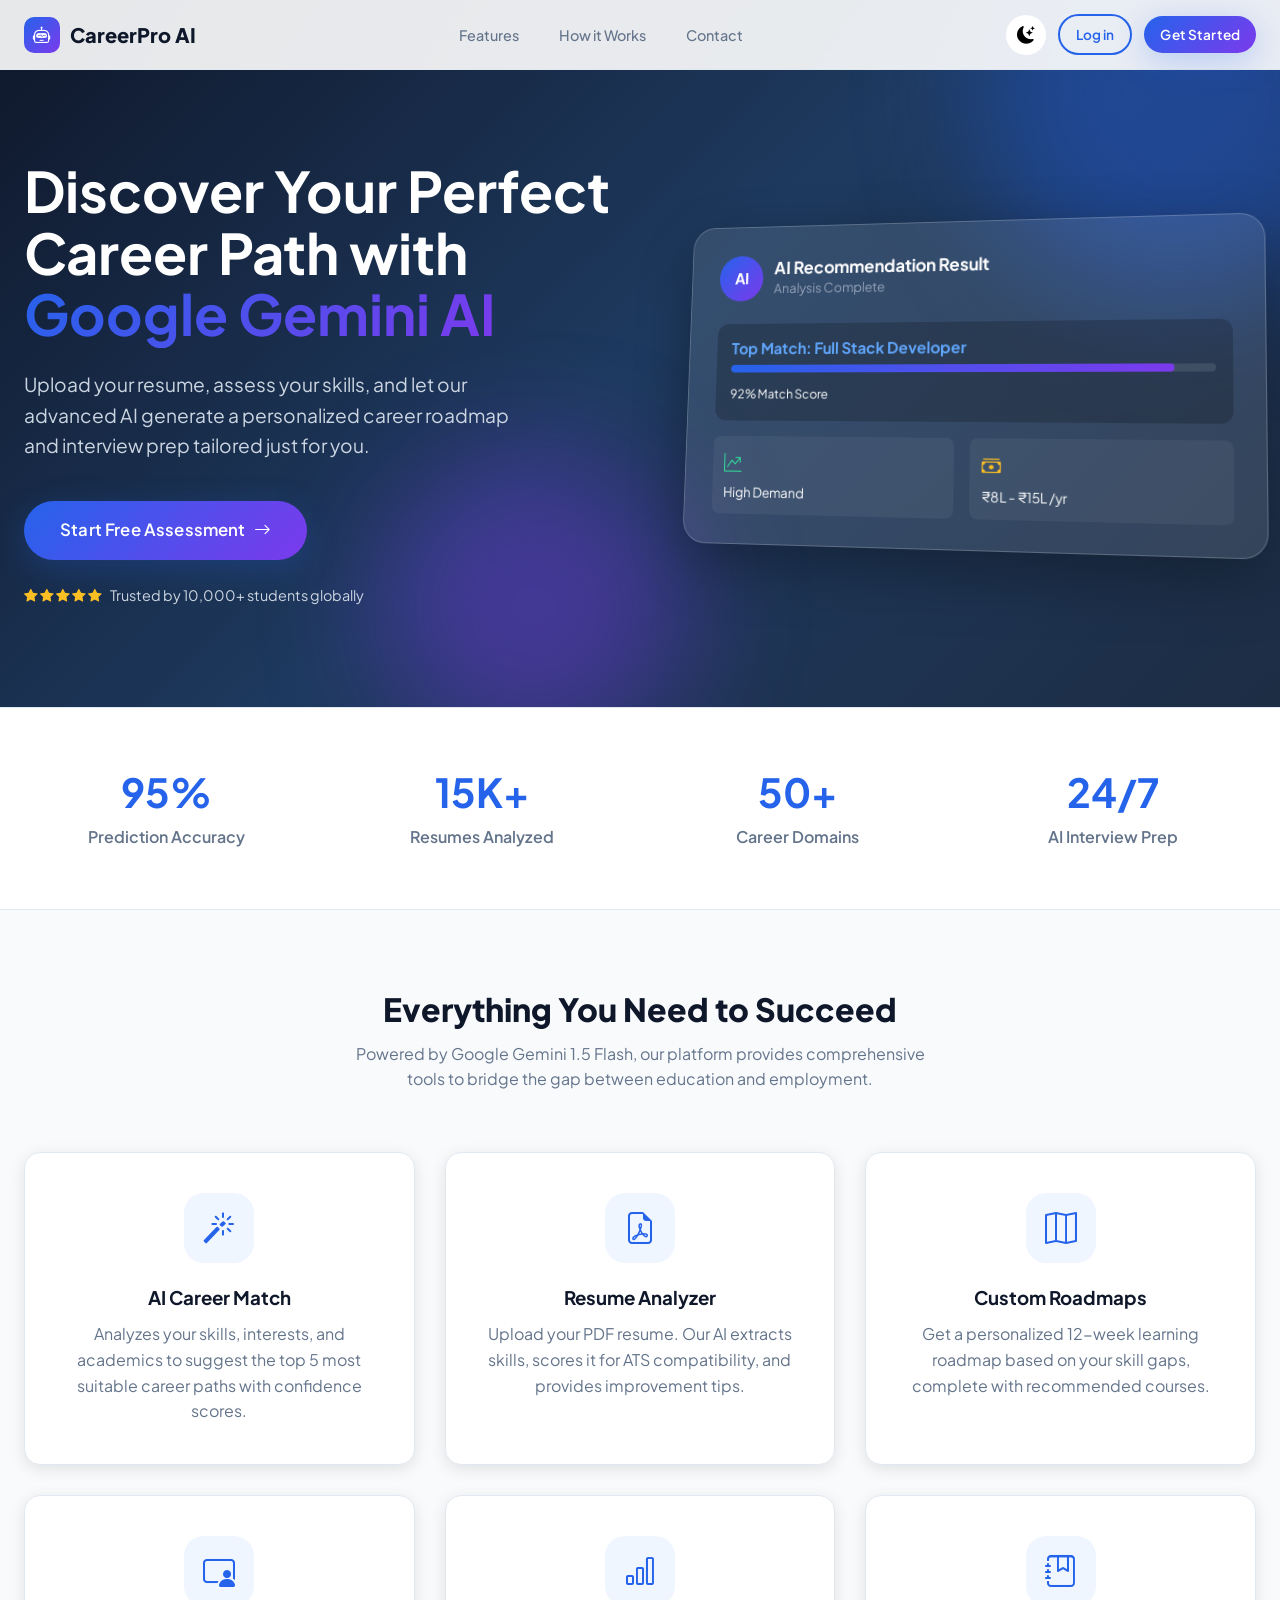
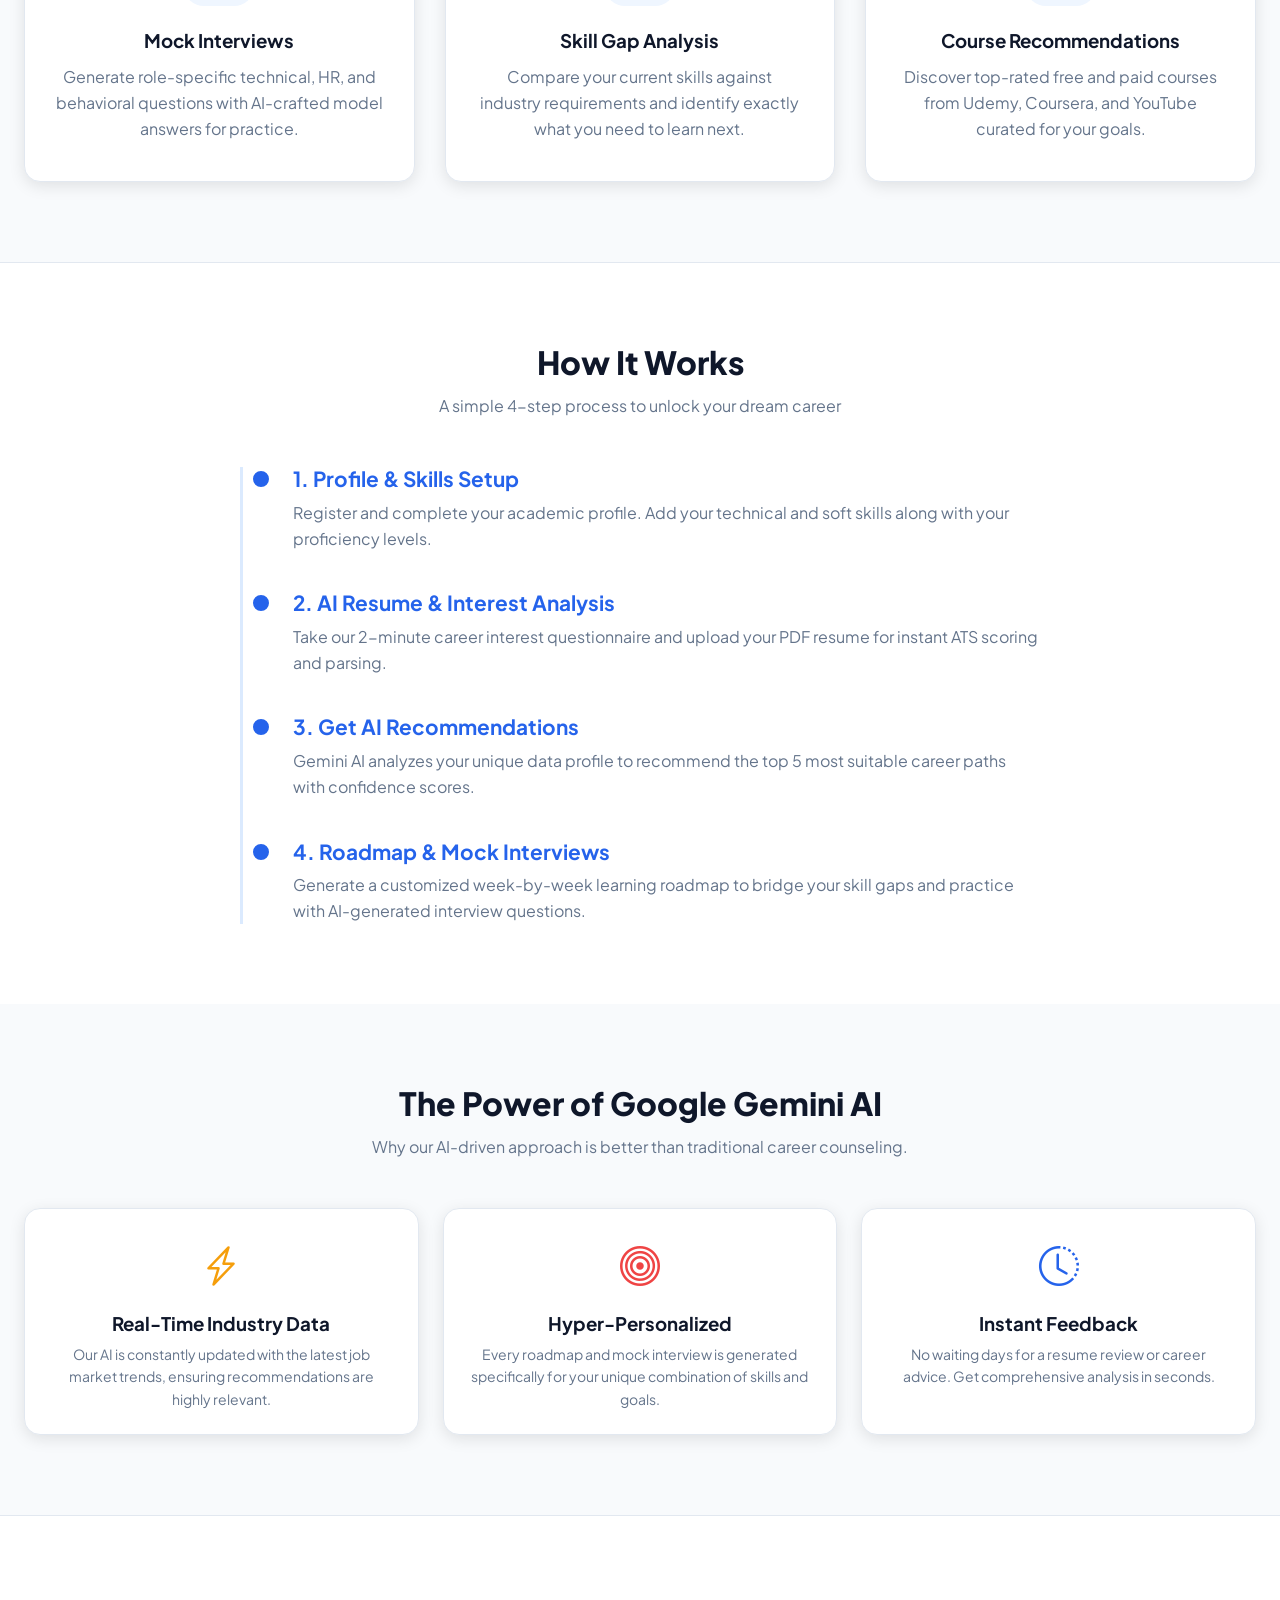
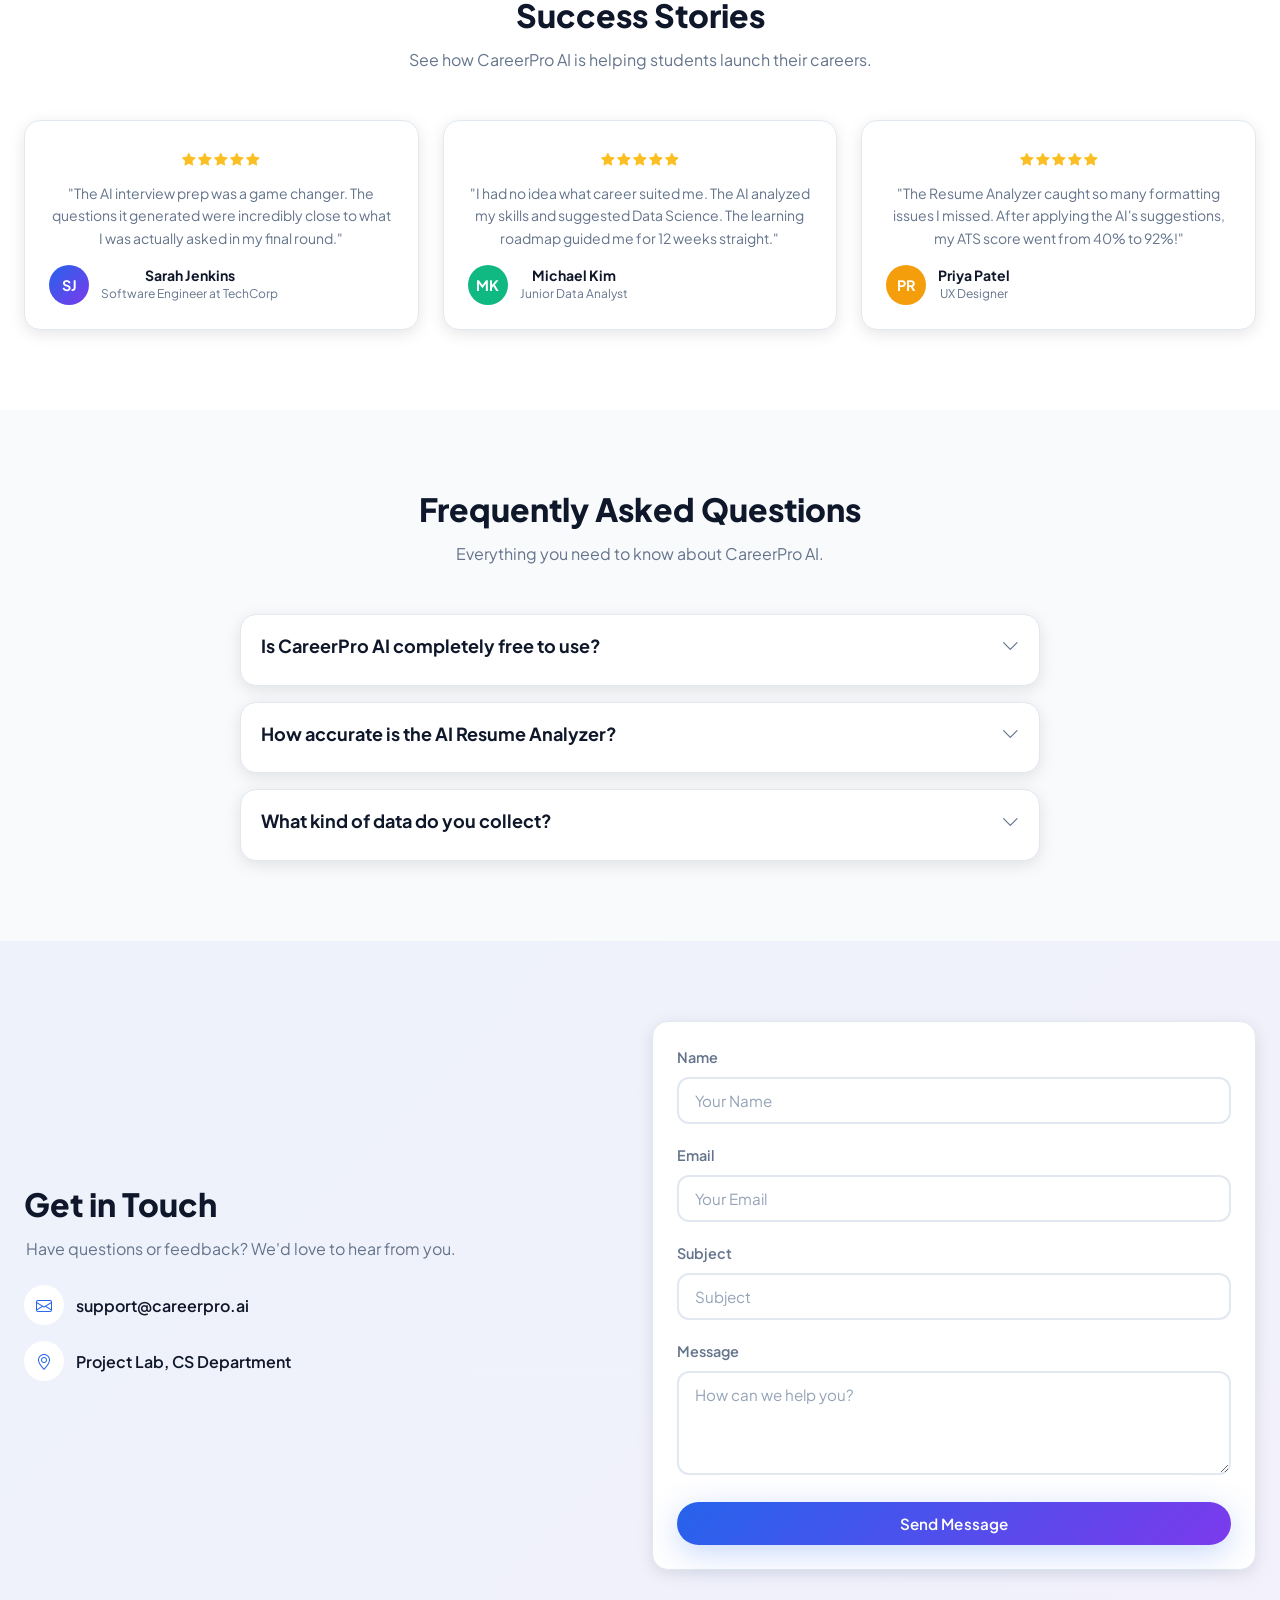
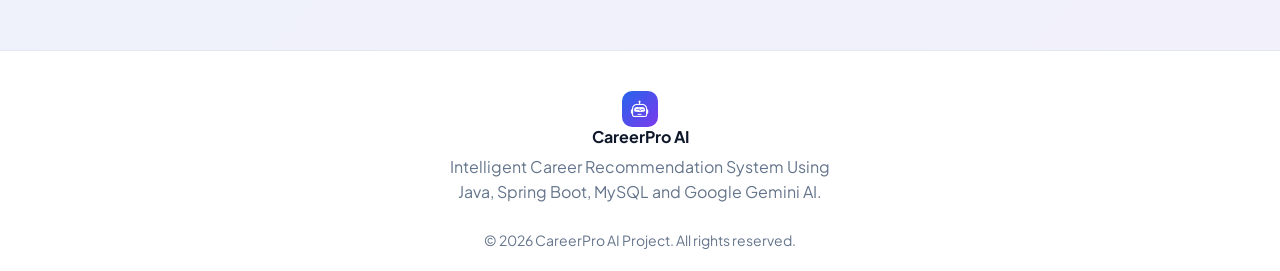
<file: frontend/index.html>
<!DOCTYPE html>
<html lang="en">
<head>
    <meta charset="UTF-8">
    <meta name="viewport" content="width=device-width, initial-scale=1.0">
    <title>CareerPro AI - Intelligent Career Guidance</title>
    <!-- Fonts -->
    <link href="https://fonts.googleapis.com/css2?family=Inter:wght@300;400;500;600;700;800;900&family=Plus+Jakarta+Sans:wght@400;500;600;700;800&display=swap" rel="stylesheet">
    <!-- Bootstrap Icons -->
    <link rel="stylesheet" href="https://cdn.jsdelivr.net/npm/bootstrap-icons@1.11.1/font/bootstrap-icons.css">
    <!-- Custom CSS -->
    <link rel="stylesheet" href="css/style.css">
    <style>
        /* Landing Page Specific Styles */
        .hero-section {
            padding: 160px 0 100px;
            background: var(--gradient-hero);
            color: white;
            position: relative;
            overflow: hidden;
        }

        .hero-content {
            display: grid;
            grid-template-columns: 1fr 1fr;
            gap: 60px;
            align-items: center;
            position: relative;
            z-index: 2;
        }

        .hero-text h1 {
            font-size: 3.5rem;
            line-height: 1.1;
            margin-bottom: 24px;
            color: white;
        }

        .hero-text p {
            font-size: 1.2rem;
            color: var(--gray-300);
            margin-bottom: 40px;
            max-width: 500px;
        }

        .hero-image {
            position: relative;
        }

        .glass-card-mockup {
            background: rgba(255, 255, 255, 0.1);
            backdrop-filter: blur(20px);
            border: 1px solid rgba(255, 255, 255, 0.2);
            border-radius: var(--radius-xl);
            padding: 30px;
            box-shadow: 0 20px 60px rgba(0,0,0,0.3);
            transform: perspective(1000px) rotateY(-10deg) rotateX(5deg);
            transition: transform 0.5s ease;
        }

        .glass-card-mockup:hover {
            transform: perspective(1000px) rotateY(0deg) rotateX(0deg);
        }

        /* Abstract shapes */
        .shape {
            position: absolute;
            filter: blur(60px);
            z-index: 1;
            border-radius: 50%;
        }

        .shape-1 {
            width: 400px; height: 400px;
            background: rgba(37,99,235,0.4);
            top: -100px; right: -100px;
        }

        .shape-2 {
            width: 300px; height: 300px;
            background: rgba(124,58,237,0.4);
            bottom: -50px; left: 30%;
        }

        .feature-grid {
            display: grid;
            grid-template-columns: repeat(3, 1fr);
            gap: 30px;
            margin-top: 60px;
        }

        .feature-card {
            text-align: center;
            padding: 40px 30px;
        }

        .feature-icon {
            width: 70px; height: 70px;
            background: var(--primary-50);
            color: var(--primary);
            border-radius: 20px;
            display: flex;
            align-items: center;
            justify-content: center;
            font-size: 2rem;
            margin: 0 auto 24px;
            transition: all var(--transition-base);
        }

        .feature-card:hover .feature-icon {
            background: var(--primary);
            color: white;
            transform: scale(1.1) rotate(5deg);
        }

        .stats-section {
            background: var(--bg-card);
            padding: 60px 0;
            border-top: 1px solid var(--border-color);
            border-bottom: 1px solid var(--border-color);
        }

        .stats-grid {
            display: grid;
            grid-template-columns: repeat(4, 1fr);
            gap: 30px;
            text-align: center;
        }

        .stat-item h3 {
            font-size: 2.5rem;
            color: var(--primary);
            margin-bottom: 8px;
        }

        @media (max-width: 992px) {
            .hero-content { grid-template-columns: 1fr; text-align: center; }
            .hero-text p { margin: 0 auto 40px; }
            .hero-text h1 { font-size: 2.8rem; }
            .feature-grid { grid-template-columns: repeat(2, 1fr); }
            .stats-grid { grid-template-columns: repeat(2, 1fr); gap: 40px;}
        }

        @media (max-width: 768px) {
            .feature-grid { grid-template-columns: 1fr; }
        }
    </style>
</head>
<body data-theme="light">

    <!-- Navbar -->
    <nav class="navbar">
        <div class="navbar-inner">
            <a href="index.html" class="navbar-brand">
                <div class="brand-icon"><i class="bi bi-robot"></i></div>
                CareerPro AI
            </a>
            
            <ul class="navbar-nav hidden-mobile">
                <li><a href="#features" class="nav-link">Features</a></li>
                <li><a href="#how-it-works" class="nav-link">How it Works</a></li>
                <li><a href="#contact" class="nav-link">Contact</a></li>
            </ul>

            <div class="navbar-actions">
                <button id="theme-toggle" class="theme-toggle" aria-label="Toggle Theme">
                    <i class="bi bi-moon-stars-fill"></i>
                </button>
                <a href="pages/login.html" class="btn btn-secondary btn-sm">Log in</a>
                <a href="pages/register.html" class="btn btn-primary btn-sm">Get Started</a>
            </div>
        </div>
    </nav>

    <!-- Hero Section -->
    <section class="hero-section">
        <div class="shape shape-1 animate-float"></div>
        <div class="shape shape-2 animate-float delay-2"></div>
        
        <div class="container hero-content">
            <div class="hero-text animate-fadeInUp">
                <h1>Discover Your Perfect Career Path with <span class="gradient-text">Google Gemini AI</span></h1>
                <p>Upload your resume, assess your skills, and let our advanced AI generate a personalized career roadmap and interview prep tailored just for you.</p>
                
                <div class="flex gap-4" style="justify-content: flex-start;">
                    <a href="pages/register.html" class="btn btn-primary btn-lg">Start Free Assessment <i class="bi bi-arrow-right"></i></a>
                </div>
                
                <div class="mt-6 flex items-center gap-2" style="color: var(--gray-300); font-size: 0.9rem;">
                    <div class="stars"><i class="bi bi-star-fill"></i><i class="bi bi-star-fill"></i><i class="bi bi-star-fill"></i><i class="bi bi-star-fill"></i><i class="bi bi-star-fill"></i></div>
                    <span>Trusted by 10,000+ students globally</span>
                </div>
            </div>

            <div class="hero-image animate-fadeInUp delay-2">
                <div class="glass-card-mockup">
                    <div class="flex items-center gap-3 mb-6">
                        <div class="avatar" style="width: 48px; height: 48px;">AI</div>
                        <div>
                            <h3 style="color: white; font-size: 1.1rem; margin:0;">AI Recommendation Result</h3>
                            <p style="color: #94a3b8; font-size: 0.85rem; margin:0;">Analysis Complete</p>
                        </div>
                    </div>
                    
                    <div style="background: rgba(0,0,0,0.2); padding: 16px; border-radius: 12px; margin-bottom: 16px;">
                        <h4 style="color: #60a5fa; margin-bottom: 4px;">Top Match: Full Stack Developer</h4>
                        <div class="progress-container mt-2 mb-2" style="background: rgba(255,255,255,0.1)">
                            <div class="progress-bar" style="width: 92%"></div>
                        </div>
                        <span style="color: white; font-size: 0.8rem;">92% Match Score</span>
                    </div>

                    <div style="display: grid; grid-template-columns: 1fr 1fr; gap: 16px;">
                        <div style="background: rgba(255,255,255,0.05); padding: 12px; border-radius: 8px;">
                            <i class="bi bi-graph-up-arrow" style="color: #34d399; font-size: 1.2rem;"></i>
                            <p style="color: white; font-size: 0.85rem; margin-top: 4px;">High Demand</p>
                        </div>
                        <div style="background: rgba(255,255,255,0.05); padding: 12px; border-radius: 8px;">
                            <i class="bi bi-cash-stack" style="color: #fbbf24; font-size: 1.2rem;"></i>
                            <p style="color: white; font-size: 0.85rem; margin-top: 4px;">₹8L - ₹15L /yr</p>
                        </div>
                    </div>
                </div>
            </div>
        </div>
    </section>

    <!-- Stats -->
    <section class="stats-section">
        <div class="container stats-grid">
            <div class="stat-item">
                <h3>95%</h3>
                <p class="text-muted font-semibold">Prediction Accuracy</p>
            </div>
            <div class="stat-item">
                <h3>15K+</h3>
                <p class="text-muted font-semibold">Resumes Analyzed</p>
            </div>
            <div class="stat-item">
                <h3>50+</h3>
                <p class="text-muted font-semibold">Career Domains</p>
            </div>
            <div class="stat-item">
                <h3>24/7</h3>
                <p class="text-muted font-semibold">AI Interview Prep</p>
            </div>
        </div>
    </section>

    <!-- Features -->
    <section id="features" class="section">
        <div class="container">
            <h2 class="section-title">Everything You Need to Succeed</h2>
            <p class="section-subtitle">Powered by Google Gemini 1.5 Flash, our platform provides comprehensive tools to bridge the gap between education and employment.</p>
            
            <div class="feature-grid">
                <div class="card feature-card animate-fadeInUp delay-1">
                    <div class="feature-icon"><i class="bi bi-magic"></i></div>
                    <h3 class="mb-3">AI Career Match</h3>
                    <p class="text-muted">Analyzes your skills, interests, and academics to suggest the top 5 most suitable career paths with confidence scores.</p>
                </div>
                
                <div class="card feature-card animate-fadeInUp delay-2">
                    <div class="feature-icon"><i class="bi bi-file-earmark-pdf"></i></div>
                    <h3 class="mb-3">Resume Analyzer</h3>
                    <p class="text-muted">Upload your PDF resume. Our AI extracts skills, scores it for ATS compatibility, and provides improvement tips.</p>
                </div>
                
                <div class="card feature-card animate-fadeInUp delay-3">
                    <div class="feature-icon"><i class="bi bi-map"></i></div>
                    <h3 class="mb-3">Custom Roadmaps</h3>
                    <p class="text-muted">Get a personalized 12-week learning roadmap based on your skill gaps, complete with recommended courses.</p>
                </div>
                
                <div class="card feature-card animate-fadeInUp delay-1">
                    <div class="feature-icon"><i class="bi bi-person-video3"></i></div>
                    <h3 class="mb-3">Mock Interviews</h3>
                    <p class="text-muted">Generate role-specific technical, HR, and behavioral questions with AI-crafted model answers for practice.</p>
                </div>
                
                <div class="card feature-card animate-fadeInUp delay-2">
                    <div class="feature-icon"><i class="bi bi-bar-chart"></i></div>
                    <h3 class="mb-3">Skill Gap Analysis</h3>
                    <p class="text-muted">Compare your current skills against industry requirements and identify exactly what you need to learn next.</p>
                </div>
                
                <div class="card feature-card animate-fadeInUp delay-3">
                    <div class="feature-icon"><i class="bi bi-journal-bookmark"></i></div>
                    <h3 class="mb-3">Course Recommendations</h3>
                    <p class="text-muted">Discover top-rated free and paid courses from Udemy, Coursera, and YouTube curated for your goals.</p>
                </div>
            </div>
        </div>
    </section>

    <!-- How it Works (Timeline) -->
    <section id="how-it-works" class="section" style="background: var(--bg-card); border-top: 1px solid var(--border-color);">
        <div class="container">
            <h2 class="section-title">How It Works</h2>
            <p class="section-subtitle">A simple 4-step process to unlock your dream career</p>
            
            <div style="max-width: 800px; margin: 0 auto; padding-left: 20px; border-left: 3px solid var(--primary-100); position: relative;">
                
                <div style="position: relative; margin-bottom: 40px; padding-left: 30px;" class="animate-fadeInUp delay-1">
                    <div style="position: absolute; left: -14px; top: 0; width: 24px; height: 24px; background: var(--primary); border-radius: 50%; border: 4px solid var(--bg-card);"></div>
                    <h3 style="font-size: 1.3rem; margin-bottom: 8px; color: var(--primary);">1. Profile & Skills Setup</h3>
                    <p class="text-muted">Register and complete your academic profile. Add your technical and soft skills along with your proficiency levels.</p>
                </div>

                <div style="position: relative; margin-bottom: 40px; padding-left: 30px;" class="animate-fadeInUp delay-2">
                    <div style="position: absolute; left: -14px; top: 0; width: 24px; height: 24px; background: var(--primary); border-radius: 50%; border: 4px solid var(--bg-card);"></div>
                    <h3 style="font-size: 1.3rem; margin-bottom: 8px; color: var(--primary);">2. AI Resume & Interest Analysis</h3>
                    <p class="text-muted">Take our 2-minute career interest questionnaire and upload your PDF resume for instant ATS scoring and parsing.</p>
                </div>

                <div style="position: relative; margin-bottom: 40px; padding-left: 30px;" class="animate-fadeInUp delay-3">
                    <div style="position: absolute; left: -14px; top: 0; width: 24px; height: 24px; background: var(--primary); border-radius: 50%; border: 4px solid var(--bg-card);"></div>
                    <h3 style="font-size: 1.3rem; margin-bottom: 8px; color: var(--primary);">3. Get AI Recommendations</h3>
                    <p class="text-muted">Gemini AI analyzes your unique data profile to recommend the top 5 most suitable career paths with confidence scores.</p>
                </div>

                <div style="position: relative; padding-left: 30px;" class="animate-fadeInUp delay-4">
                    <div style="position: absolute; left: -14px; top: 0; width: 24px; height: 24px; background: var(--primary); border-radius: 50%; border: 4px solid var(--bg-card);"></div>
                    <h3 style="font-size: 1.3rem; margin-bottom: 8px; color: var(--primary);">4. Roadmap & Mock Interviews</h3>
                    <p class="text-muted">Generate a customized week-by-week learning roadmap to bridge your skill gaps and practice with AI-generated interview questions.</p>
                </div>

            </div>
        </div>
    </section>

    <!-- AI Benefits -->
    <section class="section">
        <div class="container text-center">
            <h2 class="section-title">The Power of Google Gemini AI</h2>
            <p class="section-subtitle">Why our AI-driven approach is better than traditional career counseling.</p>
            
            <div class="grid grid-3">
                <div class="card p-6 animate-fadeInUp delay-1">
                    <i class="bi bi-lightning-charge text-warning" style="font-size: 2.5rem;"></i>
                    <h3 class="mt-4 mb-2">Real-Time Industry Data</h3>
                    <p class="text-muted text-sm">Our AI is constantly updated with the latest job market trends, ensuring recommendations are highly relevant.</p>
                </div>
                <div class="card p-6 animate-fadeInUp delay-2">
                    <i class="bi bi-bullseye text-error" style="font-size: 2.5rem;"></i>
                    <h3 class="mt-4 mb-2">Hyper-Personalized</h3>
                    <p class="text-muted text-sm">Every roadmap and mock interview is generated specifically for your unique combination of skills and goals.</p>
                </div>
                <div class="card p-6 animate-fadeInUp delay-3">
                    <i class="bi bi-clock-history text-primary" style="font-size: 2.5rem;"></i>
                    <h3 class="mt-4 mb-2">Instant Feedback</h3>
                    <p class="text-muted text-sm">No waiting days for a resume review or career advice. Get comprehensive analysis in seconds.</p>
                </div>
            </div>
        </div>
    </section>

    <!-- Testimonials -->
    <section class="section" style="background: var(--bg-card); border-top: 1px solid var(--border-color);">
        <div class="container text-center">
            <h2 class="section-title">Success Stories</h2>
            <p class="section-subtitle">See how CareerPro AI is helping students launch their careers.</p>
            
            <div class="grid grid-3 text-left">
                <div class="card p-6 animate-fadeInUp delay-1">
                    <div class="stars mb-3"><i class="bi bi-star-fill"></i><i class="bi bi-star-fill"></i><i class="bi bi-star-fill"></i><i class="bi bi-star-fill"></i><i class="bi bi-star-fill"></i></div>
                    <p class="text-muted text-sm mb-4">"The AI interview prep was a game changer. The questions it generated were incredibly close to what I was actually asked in my final round."</p>
                    <div class="flex items-center gap-3">
                        <div class="avatar" style="width: 40px; height: 40px; font-size: 0.9rem;">SJ</div>
                        <div>
                            <h4 class="text-sm">Sarah Jenkins</h4>
                            <p class="text-xs text-muted">Software Engineer at TechCorp</p>
                        </div>
                    </div>
                </div>

                <div class="card p-6 animate-fadeInUp delay-2">
                    <div class="stars mb-3"><i class="bi bi-star-fill"></i><i class="bi bi-star-fill"></i><i class="bi bi-star-fill"></i><i class="bi bi-star-fill"></i><i class="bi bi-star-fill"></i></div>
                    <p class="text-muted text-sm mb-4">"I had no idea what career suited me. The AI analyzed my skills and suggested Data Science. The learning roadmap guided me for 12 weeks straight."</p>
                    <div class="flex items-center gap-3">
                        <div class="avatar" style="width: 40px; height: 40px; font-size: 0.9rem; background: var(--success);">MK</div>
                        <div>
                            <h4 class="text-sm">Michael Kim</h4>
                            <p class="text-xs text-muted">Junior Data Analyst</p>
                        </div>
                    </div>
                </div>

                <div class="card p-6 animate-fadeInUp delay-3">
                    <div class="stars mb-3"><i class="bi bi-star-fill"></i><i class="bi bi-star-fill"></i><i class="bi bi-star-fill"></i><i class="bi bi-star-fill"></i><i class="bi bi-star-fill"></i></div>
                    <p class="text-muted text-sm mb-4">"The Resume Analyzer caught so many formatting issues I missed. After applying the AI's suggestions, my ATS score went from 40% to 92%!"</p>
                    <div class="flex items-center gap-3">
                        <div class="avatar" style="width: 40px; height: 40px; font-size: 0.9rem; background: var(--warning);">PR</div>
                        <div>
                            <h4 class="text-sm">Priya Patel</h4>
                            <p class="text-xs text-muted">UX Designer</p>
                        </div>
                    </div>
                </div>
            </div>
        </div>
    </section>

    <!-- FAQ Section -->
    <section class="section">
        <div class="container">
            <h2 class="section-title">Frequently Asked Questions</h2>
            <p class="section-subtitle">Everything you need to know about CareerPro AI.</p>
            
            <div style="max-width: 800px; margin: 0 auto; display: flex; flex-direction: column; gap: 16px;">
                <div class="card" style="padding: 20px;">
                    <h3 class="text-lg mb-2 flex justify-between items-center cursor-pointer" onclick="this.nextElementSibling.classList.toggle('hidden')">
                        Is CareerPro AI completely free to use?
                        <i class="bi bi-chevron-down text-muted"></i>
                    </h3>
                    <p class="text-muted text-sm mt-2 hidden">Yes! This platform is developed as a final year project and is completely free for all students to use to evaluate and improve their career prospects.</p>
                </div>
                
                <div class="card" style="padding: 20px;">
                    <h3 class="text-lg mb-2 flex justify-between items-center cursor-pointer" onclick="this.nextElementSibling.classList.toggle('hidden')">
                        How accurate is the AI Resume Analyzer?
                        <i class="bi bi-chevron-down text-muted"></i>
                    </h3>
                    <p class="text-muted text-sm mt-2 hidden">We utilize Google Gemini 1.5 Flash to parse and score resumes against industry-standard ATS metrics. While highly accurate, we always recommend having a human review your resume as well.</p>
                </div>

                <div class="card" style="padding: 20px;">
                    <h3 class="text-lg mb-2 flex justify-between items-center cursor-pointer" onclick="this.nextElementSibling.classList.toggle('hidden')">
                        What kind of data do you collect?
                        <i class="bi bi-chevron-down text-muted"></i>
                    </h3>
                    <p class="text-muted text-sm mt-2 hidden">We only collect the academic and professional data you explicitly provide in your profile, skills, and resume. Your data is securely stored and never shared with third parties.</p>
                </div>
            </div>
        </div>
    </section>

    <!-- Contact Form Section -->
    <section id="contact" class="section" style="background: var(--gradient-card);">
        <div class="container grid grid-2" style="align-items: center;">
            <div>
                <h2 class="section-title" style="text-align: left;">Get in Touch</h2>
                <p class="section-subtitle" style="text-align: left; margin-bottom: 24px;">Have questions or feedback? We'd love to hear from you.</p>
                <div class="flex flex-col gap-4 mb-6">
                    <div class="flex items-center gap-3">
                        <div class="avatar" style="width: 40px; height: 40px; background: white; color: var(--primary);"><i class="bi bi-envelope"></i></div>
                        <span class="font-semibold">support@careerpro.ai</span>
                    </div>
                    <div class="flex items-center gap-3">
                        <div class="avatar" style="width: 40px; height: 40px; background: white; color: var(--primary);"><i class="bi bi-geo-alt"></i></div>
                        <span class="font-semibold">Project Lab, CS Department</span>
                    </div>
                </div>
            </div>
            
            <div class="card p-6 animate-fadeInUp delay-2">
                <form id="contact-form">
                    <div class="form-group">
                        <label class="form-label">Name</label>
                        <input type="text" id="contactName" class="form-control" placeholder="Your Name" required>
                    </div>
                    <div class="form-group">
                        <label class="form-label">Email</label>
                        <input type="email" id="contactEmail" class="form-control" placeholder="Your Email" required>
                    </div>
                    <div class="form-group">
                        <label class="form-label">Subject</label>
                        <input type="text" id="contactSubject" class="form-control" placeholder="Subject" required>
                    </div>
                    <div class="form-group">
                        <label class="form-label">Message</label>
                        <textarea id="contactMessage" class="form-control" rows="4" placeholder="How can we help you?" required></textarea>
                    </div>
                    <button type="submit" class="btn btn-primary btn-full" id="contactBtn">Send Message</button>
                </form>
            </div>
        </div>
    </section>
    
    <script>
        // Contact form handler specifically for landing page
        document.addEventListener('DOMContentLoaded', () => {
            const form = document.getElementById('contact-form');
            if(form) {
                form.addEventListener('submit', async (e) => {
                    e.preventDefault();
                    const btn = document.getElementById('contactBtn');
                    try {
                        btn.disabled = true;
                        btn.innerHTML = 'Sending...';
                        
                        const data = {
                            name: document.getElementById('contactName').value,
                            email: document.getElementById('contactEmail').value,
                            subject: document.getElementById('contactSubject').value,
                            message: document.getElementById('contactMessage').value,
                            rating: 5
                        };
                        
                        const res = await fetch('http://localhost:8080/api/feedback', {
                            method: 'POST',
                            headers: { 'Content-Type': 'application/json' },
                            body: JSON.stringify(data)
                        });
                        
                        if(res.ok) {
                            if(typeof ui !== 'undefined') ui.showToast('Message sent successfully!');
                            else alert('Message sent successfully!');
                            form.reset();
                        }
                    } catch(err) {
                        if(typeof ui !== 'undefined') ui.showToast('Failed to send message', 'error');
                        else alert('Failed to send message');
                    } finally {
                        btn.disabled = false;
                        btn.innerHTML = 'Send Message';
                    }
                });
            }
        });
    </script>

    <!-- Footer -->
    <footer style="background: var(--bg-card); border-top: 1px solid var(--border-color); padding: 40px 0 20px;">
        <div class="container text-center">
            <div class="brand-icon mx-auto mb-4" style="margin: 0 auto;"><i class="bi bi-robot"></i></div>
            <h4 class="mb-2">CareerPro AI</h4>
            <p class="text-muted mb-6" style="max-width: 400px; margin: 0 auto 24px;">Intelligent Career Recommendation System Using Java, Spring Boot, MySQL and Google Gemini AI.</p>
            <p class="text-muted text-sm">© 2026 CareerPro AI Project. All rights reserved.</p>
        </div>
    </footer>

    <!-- Scripts -->
    <script src="js/app.js"></script>
</body>
</html>
</file>
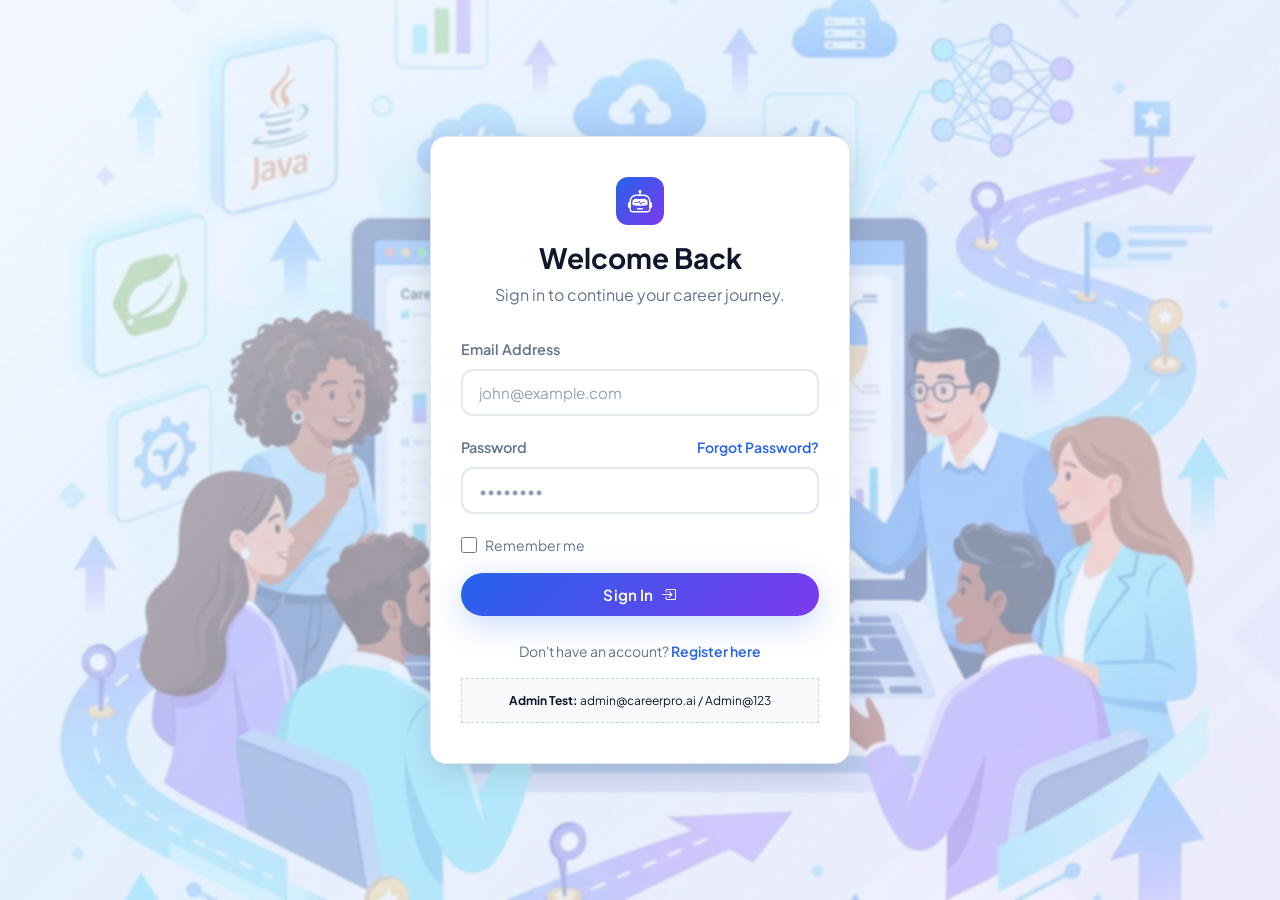
<file: frontend/pages/career-recommendation.html>
<!DOCTYPE html>
<html lang="en">
<head>
    <meta charset="UTF-8">
    <meta name="viewport" content="width=device-width, initial-scale=1.0">
    <title>Career Match - CareerPro AI</title>
    <link href="https://fonts.googleapis.com/css2?family=Inter:wght@300;400;500;600;700;800;900&family=Plus+Jakarta+Sans:wght@400;500;600;700;800&display=swap" rel="stylesheet">
    <link rel="stylesheet" href="https://cdn.jsdelivr.net/npm/bootstrap-icons@1.11.1/font/bootstrap-icons.css">
    <link rel="stylesheet" href="../css/style.css">
</head>
<body data-theme="light">

    <aside class="sidebar" id="sidebar">
        <div class="sidebar-header">
            <div class="brand-icon"><i class="bi bi-robot"></i></div>
            <span style="font-weight: 800; font-size: 1.1rem; color: var(--text-primary);">CareerPro AI</span>
        </div>
        <nav class="sidebar-nav">
            <div class="nav-section-title">Main</div>
            <a href="dashboard.html" class="sidebar-link">
                <span class="link-icon"><i class="bi bi-grid-1x2"></i></span> Dashboard
            </a>
            <a href="profile.html" class="sidebar-link">
                <span class="link-icon"><i class="bi bi-person"></i></span> Profile
            </a>
            
            <div class="nav-section-title">Assessments</div>
            <a href="skill-assessment.html" class="sidebar-link">
                <span class="link-icon"><i class="bi bi-tools"></i></span> Skills
            </a>
            <a href="interest-assessment.html" class="sidebar-link">
                <span class="link-icon"><i class="bi bi-compass"></i></span> Career Interest
            </a>

            <div class="nav-section-title">AI Modules</div>
            <a href="career-recommendation.html" class="sidebar-link active">
                <span class="link-icon"><i class="bi bi-magic"></i></span> Career Match
            </a>
            <a href="learning-roadmap.html" class="sidebar-link">
                <span class="link-icon"><i class="bi bi-map"></i></span> Learning Roadmap
            </a>
            <a href="resume-analyzer.html" class="sidebar-link">
                <span class="link-icon"><i class="bi bi-file-earmark-pdf"></i></span> Resume Analyzer
            </a>
            <a href="interview-prep.html" class="sidebar-link">
                <span class="link-icon"><i class="bi bi-person-video3"></i></span> Interview Prep
            </a>
        </nav>
    </aside>

    <main class="main-content">
        <header class="page-header">
            <div>
                <h1 class="page-title">AI Career Match</h1>
                <p class="page-subtitle">Based on your skills and interests, Gemini AI has recommended these career paths.</p>
            </div>
            <div class="flex gap-2">
                <button id="generate-btn" class="btn btn-primary">
                    <i class="bi bi-magic"></i> Generate Recommendations
                </button>
                <button id="theme-toggle" class="theme-toggle"><i class="bi bi-moon-stars-fill"></i></button>
            </div>
        </header>

        <div id="no-recs" class="text-center py-10 hidden">
            <div style="font-size: 3rem; color: var(--gray-300); margin-bottom: 16px;"><i class="bi bi-inboxes"></i></div>
            <h3 class="text-lg">No recommendations yet</h3>
            <p class="text-muted mb-4">Click generate to let AI analyze your profile and find your best career matches.</p>
            <p class="text-xs text-warning"><i class="bi bi-exclamation-triangle"></i> Make sure you have added skills and completed the interest assessment first.</p>
        </div>

        <div id="recs-container" class="flex flex-col gap-4">
            <!-- Career cards will be appended here -->
        </div>

        <!-- Modal for Skill Gap Analysis -->
        <div id="gap-modal" class="hidden" style="position: fixed; inset: 0; background: rgba(0,0,0,0.5); z-index: 1100; display: flex; align-items: center; justify-content: center; backdrop-filter: blur(4px);">
            <div class="card" style="width: 90%; max-width: 600px; max-height: 90vh; overflow-y: auto;">
                <div class="flex justify-between items-center mb-4 pb-2 border-b">
                    <h3 class="text-lg" id="modal-title">Skill Gap Analysis</h3>
                    <button class="btn btn-sm" onclick="document.getElementById('gap-modal').style.display='none'" style="background:none; color:var(--text-primary);"><i class="bi bi-x-lg"></i></button>
                </div>
                
                <div id="modal-content" class="text-center p-6">
                    <span class="spinner"></span>
                    <p class="mt-2 text-muted">Analyzing skill gaps with AI...</p>
                </div>
            </div>
        </div>

    </main>

    <script src="../js/app.js"></script>
    <script>
        document.addEventListener('DOMContentLoaded', () => {
            loadRecommendations();

            document.getElementById('generate-btn').addEventListener('click', async () => {
                const btn = document.getElementById('generate-btn');
                try {
                    btn.disabled = true;
                    btn.innerHTML = '<span class="spinner" style="width:16px;height:16px;border-width:2px;"></span> Generating...';
                    
                    const res = await api.post('/career/recommend');
                    if(res.success) {
                        ui.showToast('Recommendations generated successfully!');
                        renderRecommendations(res.data);
                    }
                } catch(err) {
                    ui.showToast(err.message, 'error');
                } finally {
                    btn.disabled = false;
                    btn.innerHTML = '<i class="bi bi-magic"></i> Generate Recommendations';
                }
            });
            
            // Initially hide modal cleanly
            document.getElementById('gap-modal').style.display = 'none';
            document.getElementById('gap-modal').classList.remove('hidden');
        });

        async function loadRecommendations() {
            try {
                ui.showLoading('Loading matches...');
                const res = await api.get('/career/recommendations');
                if(res.success) {
                    if(res.data && res.data.length > 0) {
                        renderRecommendations(res.data);
                    } else {
                        document.getElementById('no-recs').classList.remove('hidden');
                    }
                }
                ui.hideLoading();
            } catch(err) {
                ui.hideLoading();
                document.getElementById('no-recs').classList.remove('hidden');
            }
        }

        function renderRecommendations(recs) {
            document.getElementById('no-recs').classList.add('hidden');
            const container = document.getElementById('recs-container');
            container.innerHTML = '';

            recs.forEach((rec, index) => {
                const card = document.createElement('div');
                card.className = 'career-card animate-fadeInUp';
                card.style.animationDelay = `${index * 0.1}s`;
                
                let matchColor = 'var(--success)';
                if (rec.confidenceScore < 70) matchColor = 'var(--warning)';
                if (rec.confidenceScore < 50) matchColor = 'var(--error)';

                const skillsList = rec.missingSkills.split(',').map(s => s.trim()).filter(s=>s).map(s => 
                    `<span class="badge" style="background: var(--gray-100); color: var(--gray-700); margin: 2px;">${s}</span>`
                ).join('');

                card.innerHTML = `
                    <div class="flex justify-between items-start">
                        <div class="flex gap-4">
                            <div class="career-rank">#${rec.rankOrder}</div>
                            <div>
                                <h3 class="text-xl mb-1">${rec.careerTitle}</h3>
                                <p class="text-sm text-muted mb-3 max-w-2xl">${rec.reason}</p>
                                
                                <div class="flex gap-4 mb-3 text-sm">
                                    <div class="flex items-center gap-1 text-success"><i class="bi bi-graph-up-arrow"></i> ${rec.demandLevel} Demand</div>
                                    <div class="flex items-center gap-1 text-primary"><i class="bi bi-cash"></i> ${rec.salaryRange}</div>
                                </div>
                            </div>
                        </div>
                        <div class="text-right">
                            <div class="text-2xl font-bold" style="color: ${matchColor};">${rec.confidenceScore}%</div>
                            <div class="text-xs text-muted">Match Score</div>
                        </div>
                    </div>
                    
                    <div class="grid grid-2 mt-4 pt-4 border-t" style="gap: 16px;">
                        <div>
                            <h4 class="text-sm font-semibold mb-2">Missing Skills to Learn</h4>
                            <div class="flex flex-wrap">${skillsList || '<span class="text-muted text-sm">None identified</span>'}</div>
                        </div>
                        <div class="flex flex-col gap-2 justify-center items-end">
                            <button class="btn btn-secondary btn-sm" onclick="analyzeGap('${rec.careerTitle}')">
                                <i class="bi bi-search"></i> Skill Gap Analysis
                            </button>
                            <a href="learning-roadmap.html?career=${encodeURIComponent(rec.careerTitle)}" class="btn btn-primary btn-sm">
                                <i class="bi bi-map"></i> Create Roadmap
                            </a>
                        </div>
                    </div>
                `;
                container.appendChild(card);
            });
        }

        async function analyzeGap(careerTitle) {
            const modal = document.getElementById('gap-modal');
            const content = document.getElementById('modal-content');
            
            document.getElementById('modal-title').textContent = `Skill Gap: ${careerTitle}`;
            content.innerHTML = '<span class="spinner"></span><p class="mt-2 text-muted">Analyzing skill gaps with AI...</p>';
            modal.style.display = 'flex';

            try {
                const res = await api.post('/career/skill-gap', { targetCareer: careerTitle });
                if(res.success && res.data) {
                    const analysis = res.data;
                    
                    let html = `<div class="text-left">
                        <div class="mb-4">
                            <h4 class="text-success font-semibold mb-2"><i class="bi bi-check-circle"></i> Matching Skills</h4>
                            <div class="flex flex-wrap gap-1">`;
                    analysis.matchingSkills.forEach(s => html += `<span class="badge badge-success">${s}</span>`);
                    html += `</div></div>
                        <div class="mb-4">
                            <h4 class="text-error font-semibold mb-2"><i class="bi bi-x-circle"></i> Missing Skills (To Learn)</h4>
                            <div class="flex flex-wrap gap-1">`;
                    analysis.missingSkills.forEach(s => html += `<span class="badge badge-error">${s}</span>`);
                    html += `</div></div>
                        <div class="mb-4">
                            <h4 class="font-semibold mb-2"><i class="bi bi-lightbulb text-warning"></i> AI Recommendations</h4>
                            <ul class="text-sm text-muted" style="padding-left: 20px;">`;
                    analysis.recommendations.forEach(r => html += `<li>${r}</li>`);
                    html += `</ul></div>
                        <div class="p-3 bg-gray-50 border rounded-md">
                            <strong>Estimated Time to Learn:</strong> ${analysis.estimatedTimeToLearn}
                        </div>
                    </div>`;
                    
                    content.innerHTML = html;
                }
            } catch(err) {
                content.innerHTML = `<div class="text-error p-4"><i class="bi bi-exclamation-triangle"></i> ${err.message}</div>`;
            }
        }
    </script>
</body>
</html>
</file>
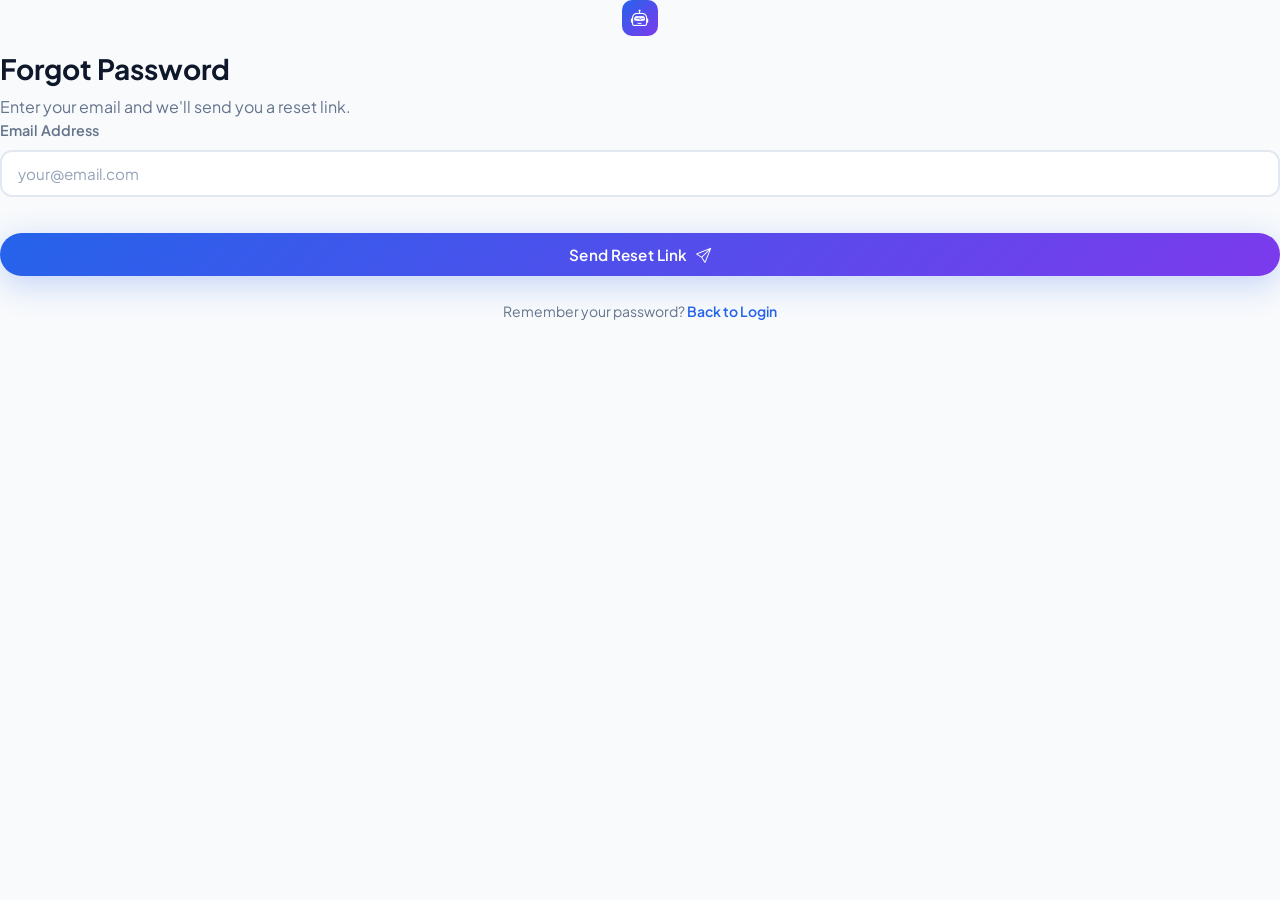
<file: frontend/pages/forgot-password.html>
<!DOCTYPE html>
<html lang="en">
<head>
    <meta charset="UTF-8">
    <meta name="viewport" content="width=device-width, initial-scale=1.0">
    <title>Forgot Password - CareerPro AI</title>
    <link href="https://fonts.googleapis.com/css2?family=Inter:wght@300;400;500;600;700;800;900&family=Plus+Jakarta+Sans:wght@400;500;600;700;800&display=swap" rel="stylesheet">
    <link rel="stylesheet" href="https://cdn.jsdelivr.net/npm/bootstrap-icons@1.11.1/font/bootstrap-icons.css">
    <link rel="stylesheet" href="../css/style.css">
</head>
<body data-theme="light">

    <div class="auth-container">
        <div class="auth-card animate-fadeInUp">
            <div class="auth-header">
                <a href="../index.html" class="brand-icon mx-auto mb-4" style="display:flex; align-items:center; justify-content:center; text-decoration:none;">
                    <i class="bi bi-robot"></i>
                </a>
                <h2 style="font-size: 1.75rem; margin-bottom: 8px;">Forgot Password</h2>
                <p class="text-muted">Enter your email and we'll send you a reset link.</p>
            </div>

            <div id="success-msg" class="hidden p-4 rounded-md mb-4 text-center" style="background: rgba(16,185,129,0.1); border: 1px solid var(--success); color: var(--success);">
                <i class="bi bi-check-circle-fill mr-2"></i>
                Password reset instructions have been sent to your email.
            </div>

            <form id="forgot-form">
                <div class="form-group">
                    <label class="form-label">Email Address</label>
                    <input type="email" id="email" class="form-control" placeholder="your@email.com" required>
                </div>

                <button type="submit" class="btn btn-primary btn-full mt-4" id="submit-btn">
                    Send Reset Link <i class="bi bi-send"></i>
                </button>
            </form>

            <div class="text-center mt-6 text-sm text-muted">
                Remember your password? <a href="login.html" class="text-primary font-semibold">Back to Login</a>
            </div>
        </div>
    </div>

    <script src="../js/app.js"></script>
    <script>
        document.getElementById('forgot-form').addEventListener('submit', async (e) => {
            e.preventDefault();
            const btn = document.getElementById('submit-btn');
            const email = document.getElementById('email').value.trim();

            try {
                btn.disabled = true;
                btn.innerHTML = '<span class="spinner" style="width:18px;height:18px;border-width:2px;display:inline-block;margin-right:8px;"></span> Sending...';

                await api.post('/auth/forgot-password', { email });
                document.getElementById('success-msg').classList.remove('hidden');
                document.getElementById('forgot-form').classList.add('hidden');
            } catch (err) {
                // Show success even on error (security best practice - don't reveal if email exists)
                document.getElementById('success-msg').classList.remove('hidden');
                document.getElementById('forgot-form').classList.add('hidden');
            } finally {
                btn.disabled = false;
                btn.innerHTML = 'Send Reset Link <i class="bi bi-send"></i>';
            }
        });
    </script>
</body>
</html>
</file>
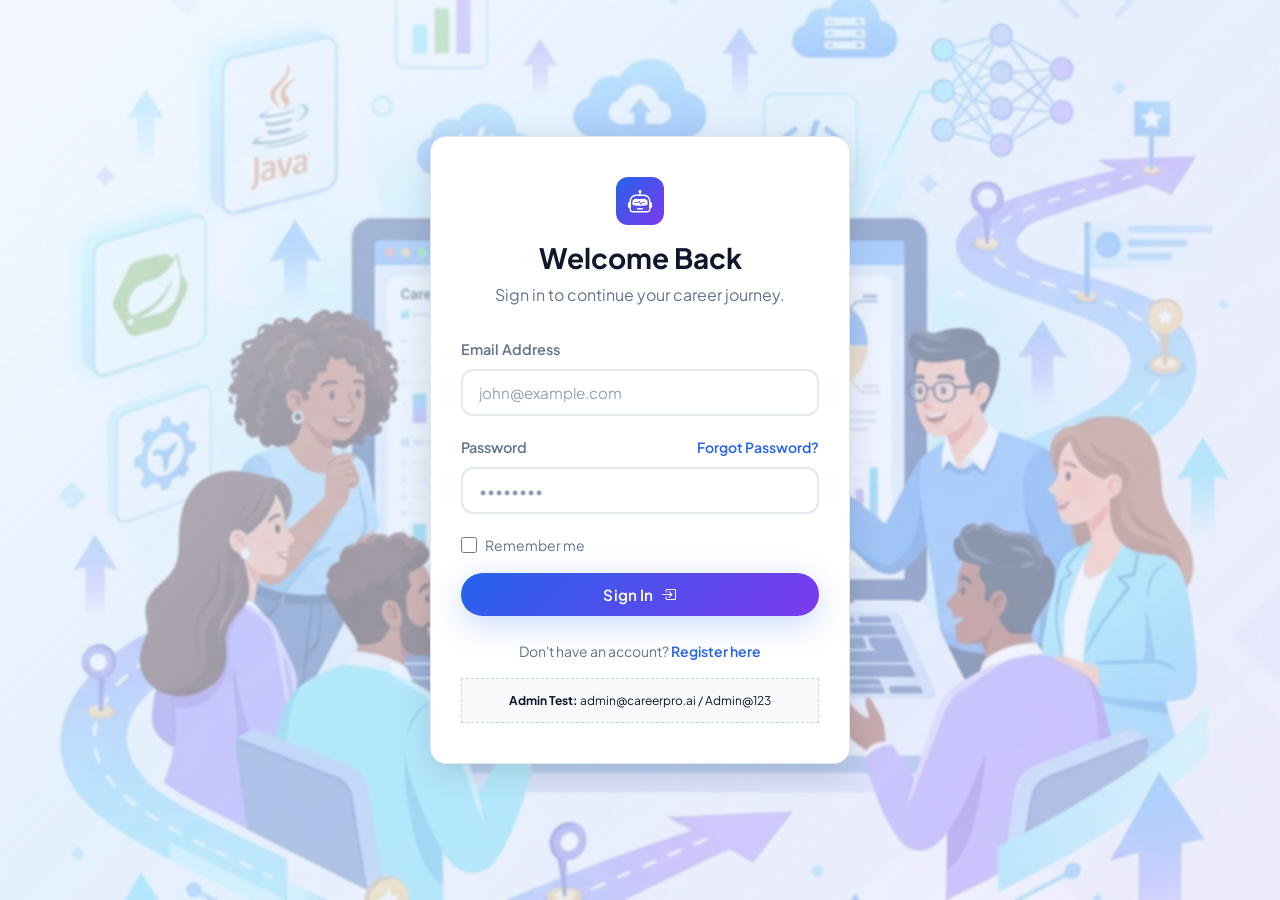
<file: frontend/pages/interest-assessment.html>
<!DOCTYPE html>
<html lang="en">
<head>
    <meta charset="UTF-8">
    <meta name="viewport" content="width=device-width, initial-scale=1.0">
    <title>Career Interest - CareerPro AI</title>
    <link href="https://fonts.googleapis.com/css2?family=Inter:wght@300;400;500;600;700;800;900&family=Plus+Jakarta+Sans:wght@400;500;600;700;800&display=swap" rel="stylesheet">
    <link rel="stylesheet" href="https://cdn.jsdelivr.net/npm/bootstrap-icons@1.11.1/font/bootstrap-icons.css">
    <link rel="stylesheet" href="../css/style.css">
    <style>
        .question-card {
            background: var(--bg-card);
            border-radius: var(--radius-md);
            padding: 24px;
            margin-bottom: 20px;
            border: 1px solid var(--border-color);
        }
        .option-label {
            display: flex;
            align-items: center;
            padding: 12px 16px;
            border: 1px solid var(--border-color);
            border-radius: var(--radius-sm);
            margin-bottom: 8px;
            cursor: pointer;
            transition: all var(--transition-fast);
        }
        .option-label:hover {
            background: var(--primary-50);
            border-color: var(--primary-100);
        }
        input[type="radio"] {
            margin-right: 12px;
            accent-color: var(--primary);
        }
    </style>
</head>
<body data-theme="light">

    <aside class="sidebar" id="sidebar">
        <div class="sidebar-header">
            <div class="brand-icon"><i class="bi bi-robot"></i></div>
            <span style="font-weight: 800; font-size: 1.1rem; color: var(--text-primary);">CareerPro AI</span>
        </div>
        <nav class="sidebar-nav">
            <div class="nav-section-title">Main</div>
            <a href="dashboard.html" class="sidebar-link">
                <span class="link-icon"><i class="bi bi-grid-1x2"></i></span> Dashboard
            </a>
            <a href="profile.html" class="sidebar-link">
                <span class="link-icon"><i class="bi bi-person"></i></span> Profile
            </a>
            
            <div class="nav-section-title">Assessments</div>
            <a href="skill-assessment.html" class="sidebar-link">
                <span class="link-icon"><i class="bi bi-tools"></i></span> Skills
            </a>
            <a href="interest-assessment.html" class="sidebar-link active">
                <span class="link-icon"><i class="bi bi-compass"></i></span> Career Interest
            </a>

            <div class="nav-section-title">AI Modules</div>
            <a href="career-recommendation.html" class="sidebar-link">
                <span class="link-icon"><i class="bi bi-magic"></i></span> Career Match
            </a>
            <a href="learning-roadmap.html" class="sidebar-link">
                <span class="link-icon"><i class="bi bi-map"></i></span> Learning Roadmap
            </a>
            <a href="resume-analyzer.html" class="sidebar-link">
                <span class="link-icon"><i class="bi bi-file-earmark-pdf"></i></span> Resume Analyzer
            </a>
            <a href="interview-prep.html" class="sidebar-link">
                <span class="link-icon"><i class="bi bi-person-video3"></i></span> Interview Prep
            </a>
        </nav>
    </aside>

    <main class="main-content">
        <header class="page-header">
            <div>
                <h1 class="page-title">Career Interest Assessment</h1>
                <p class="page-subtitle">Answer the following questions to help AI understand your natural inclinations.</p>
            </div>
            <button id="theme-toggle" class="theme-toggle"><i class="bi bi-moon-stars-fill"></i></button>
        </header>

        <div id="result-view" class="card hidden animate-fadeInUp mb-6" style="border-left: 4px solid var(--primary);">
            <div class="flex justify-between items-center mb-4">
                <h2 class="text-xl font-bold">Assessment Complete!</h2>
                <div class="badge badge-success">Result Saved</div>
            </div>
            <div class="grid grid-2 gap-4">
                <div>
                    <h3 class="text-muted text-sm uppercase tracking-wide">Dominant Profile</h3>
                    <p class="text-2xl font-bold text-primary" id="res-dominant">--</p>
                    <p class="mt-4 text-sm text-muted" id="res-interpretation">--</p>
                    
                    <a href="career-recommendation.html" class="btn btn-primary mt-6">Get AI Career Match</a>
                </div>
                <div style="background: var(--gray-50); padding: 16px; border-radius: 8px;">
                    <h4 class="mb-3 text-sm font-semibold">Category Breakdown</h4>
                    <div id="res-breakdown" class="flex flex-col gap-2">
                        <!-- Bars -->
                    </div>
                </div>
            </div>
        </div>

        <div id="assessment-container" class="max-w-3xl">
            <!-- Questions rendered here -->
            <div class="text-center p-8"><span class="spinner"></span></div>
        </div>

    </main>

    <script src="../js/app.js"></script>
    <script>
        let questions = [];

        document.addEventListener('DOMContentLoaded', () => {
            checkPreviousResult();
        });

        async function checkPreviousResult() {
            try {
                const res = await api.get('/assessment/result');
                if (res.success && res.data && res.data.dominantCategory) {
                    showResult(res.data);
                }
                // Always load questions so they can retake
                loadQuestions();
            } catch (err) {
                loadQuestions();
            }
        }

        async function loadQuestions() {
            try {
                const res = await api.get('/assessment/questions');
                if (res.success) {
                    questions = res.data;
                    renderQuestions();
                }
            } catch (err) {
                ui.showToast('Failed to load questions', 'error');
            }
        }

        function renderQuestions() {
            const container = document.getElementById('assessment-container');
            container.innerHTML = '';

            const form = document.createElement('form');
            form.id = 'assessment-form';

            questions.forEach((q, index) => {
                const qDiv = document.createElement('div');
                qDiv.className = 'question-card animate-fadeInUp';
                qDiv.style.animationDelay = `${(index % 5) * 0.1}s`;
                
                let optionsHtml = '';
                q.options.forEach(opt => {
                    optionsHtml += `
                        <label class="option-label">
                            <input type="radio" name="q_${q.id}" value="${opt.label}" required>
                            <span>${opt.text}</span>
                        </label>
                    `;
                });

                qDiv.innerHTML = `
                    <h3 class="text-lg mb-4"><span class="text-primary mr-2">${index + 1}.</span> ${q.question}</h3>
                    <div class="options-container">
                        ${optionsHtml}
                    </div>
                `;
                form.appendChild(qDiv);
            });

            const submitBtn = document.createElement('button');
            submitBtn.type = 'submit';
            submitBtn.className = 'btn btn-primary btn-lg mt-4 mb-8';
            submitBtn.innerHTML = 'Submit Assessment <i class="bi bi-check2-circle"></i>';
            form.appendChild(submitBtn);

            form.addEventListener('submit', handleSubmission);
            container.appendChild(form);
        }

        async function handleSubmission(e) {
            e.preventDefault();
            const btn = e.target.querySelector('button[type="submit"]');
            
            const answers = [];
            questions.forEach(q => {
                const selected = document.querySelector(`input[name="q_${q.id}"]:checked`);
                if (selected) {
                    answers.push({
                        questionId: q.id,
                        selectedOption: selected.value
                    });
                }
            });

            if(answers.length < questions.length) {
                ui.showToast('Please answer all questions', 'warning');
                return;
            }

            try {
                btn.disabled = true;
                btn.innerHTML = 'Analyzing...';
                
                const res = await api.post('/assessment/submit', answers);
                if(res.success) {
                    ui.showToast(res.message);
                    showResult(res.data);
                    window.scrollTo({ top: 0, behavior: 'smooth' });
                }
            } catch(err) {
                ui.showToast(err.message, 'error');
                btn.disabled = false;
                btn.innerHTML = 'Submit Assessment';
            }
        }

        function showResult(data) {
            document.getElementById('result-view').classList.remove('hidden');
            
            // Handle both structure types (from submit and from get)
            const dominantLabel = data.dominantLabel || data.dominantCategory;
            const interpretation = data.interpretation || `Your profile is heavily inclined towards ${dominantLabel}.`;
            const scores = data.scores || {
                TECHNICAL: data.technicalScore,
                CREATIVE: data.creativeScore,
                BUSINESS: data.businessScore,
                RESEARCH: data.researchScore,
                MANAGEMENT: data.managementScore
            };

            document.getElementById('res-dominant').textContent = dominantLabel;
            document.getElementById('res-interpretation').textContent = interpretation;

            const breakdown = document.getElementById('res-breakdown');
            breakdown.innerHTML = '';
            
            // Find max for percentage calculation
            const maxScore = Math.max(...Object.values(scores)) || 1;

            Object.entries(scores).forEach(([cat, score]) => {
                const pct = (score / maxScore) * 100;
                breakdown.innerHTML += `
                    <div>
                        <div class="flex justify-between text-xs font-semibold mb-1">
                            <span>${cat}</span>
                            <span>${score} pts</span>
                        </div>
                        <div class="progress-container" style="height: 6px;">
                            <div class="progress-bar" style="width: ${pct}%; ${pct === 100 ? 'background: var(--primary)' : 'background: var(--gray-400)'}"></div>
                        </div>
                    </div>
                `;
            });
        }
    </script>
</body>
</html>
</file>
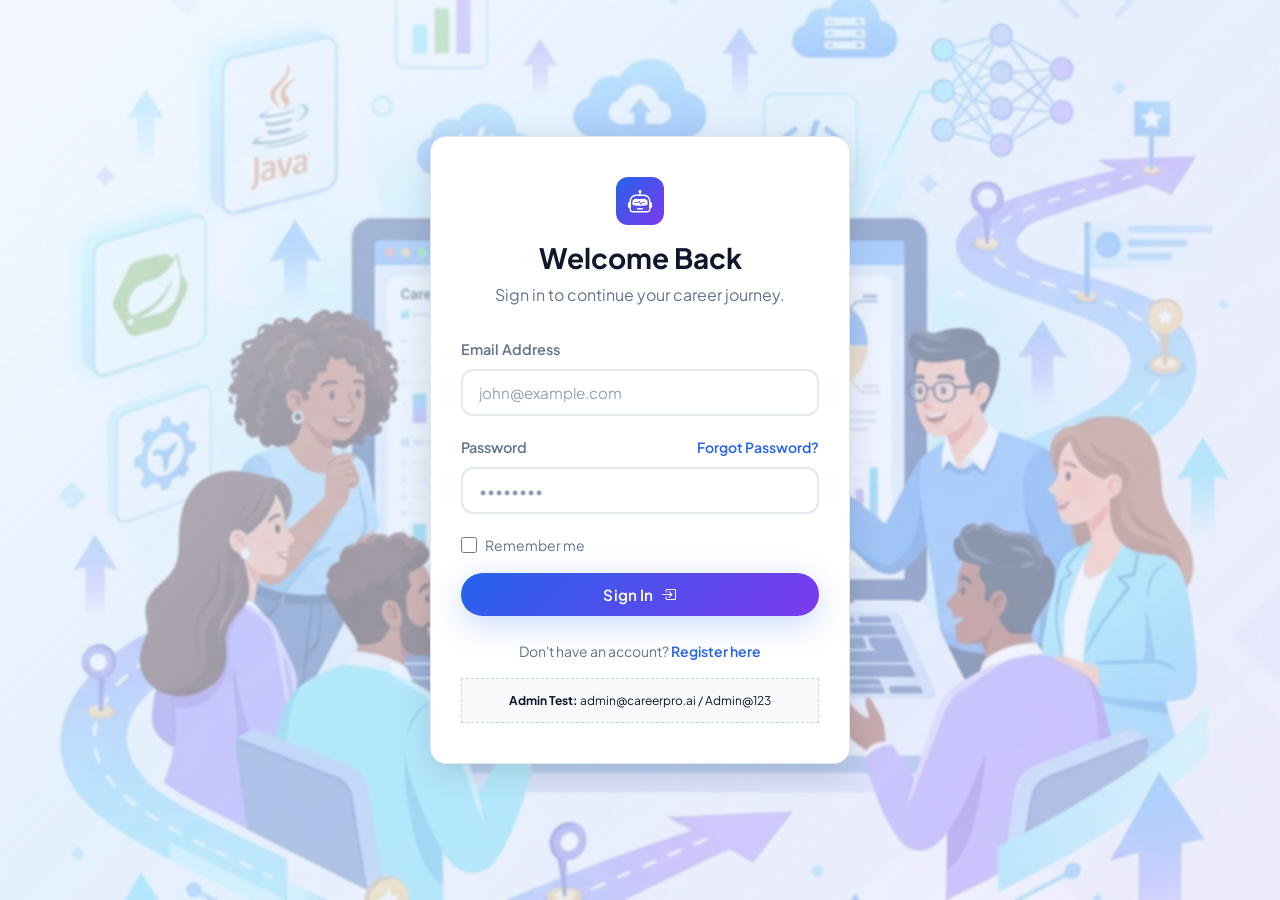
<file: frontend/pages/interview-prep.html>
<!DOCTYPE html>
<html lang="en">
<head>
    <meta charset="UTF-8">
    <meta name="viewport" content="width=device-width, initial-scale=1.0">
    <title>Interview Prep - CareerPro AI</title>
    <link href="https://fonts.googleapis.com/css2?family=Inter:wght@300;400;500;600;700;800;900&family=Plus+Jakarta+Sans:wght@400;500;600;700;800&display=swap" rel="stylesheet">
    <link rel="stylesheet" href="https://cdn.jsdelivr.net/npm/bootstrap-icons@1.11.1/font/bootstrap-icons.css">
    <link rel="stylesheet" href="../css/style.css">
    <style>
        .question-item {
            border: 1px solid var(--border-color);
            border-radius: var(--radius-md);
            margin-bottom: 16px;
            overflow: hidden;
        }
        .question-header {
            background: var(--bg-card);
            padding: 16px;
            display: flex;
            justify-content: space-between;
            align-items: center;
            cursor: pointer;
            transition: background var(--transition-fast);
        }
        .question-header:hover {
            background: var(--gray-50);
        }
        .question-body {
            background: var(--gray-50);
            padding: 20px;
            border-top: 1px solid var(--border-color);
            display: none;
        }
        .question-body.open {
            display: block;
        }
    </style>
</head>
<body data-theme="light">

    <aside class="sidebar" id="sidebar">
        <!-- Sidebar content same as others -->
        <div class="sidebar-header">
            <div class="brand-icon"><i class="bi bi-robot"></i></div>
            <span style="font-weight: 800; font-size: 1.1rem; color: var(--text-primary);">CareerPro AI</span>
        </div>
        <nav class="sidebar-nav">
            <div class="nav-section-title">Main</div>
            <a href="dashboard.html" class="sidebar-link"><span class="link-icon"><i class="bi bi-grid-1x2"></i></span> Dashboard</a>
            <a href="profile.html" class="sidebar-link"><span class="link-icon"><i class="bi bi-person"></i></span> Profile</a>
            
            <div class="nav-section-title">Assessments</div>
            <a href="skill-assessment.html" class="sidebar-link"><span class="link-icon"><i class="bi bi-tools"></i></span> Skills</a>
            <a href="interest-assessment.html" class="sidebar-link"><span class="link-icon"><i class="bi bi-compass"></i></span> Career Interest</a>

            <div class="nav-section-title">AI Modules</div>
            <a href="career-recommendation.html" class="sidebar-link"><span class="link-icon"><i class="bi bi-magic"></i></span> Career Match</a>
            <a href="learning-roadmap.html" class="sidebar-link"><span class="link-icon"><i class="bi bi-map"></i></span> Learning Roadmap</a>
            <a href="resume-analyzer.html" class="sidebar-link"><span class="link-icon"><i class="bi bi-file-earmark-pdf"></i></span> Resume Analyzer</a>
            <a href="interview-prep.html" class="sidebar-link active"><span class="link-icon"><i class="bi bi-person-video3"></i></span> Interview Prep</a>
        </nav>
    </aside>

    <main class="main-content">
        <header class="page-header">
            <div>
                <h1 class="page-title">Mock Interview Preparation</h1>
                <p class="page-subtitle">Generate custom interview questions and model answers based on your profile.</p>
            </div>
            <button id="theme-toggle" class="theme-toggle"><i class="bi bi-moon-stars-fill"></i></button>
        </header>

        <div class="card mb-6 animate-fadeInUp delay-1">
            <form id="generate-form" class="grid grid-3" style="gap: 16px; align-items: end;">
                <div class="form-group mb-0">
                    <label class="form-label">Target Role</label>
                    <input type="text" id="role" class="form-control" placeholder="e.g. Frontend Developer" required>
                </div>
                <div class="form-group mb-0">
                    <label class="form-label">Interview Type</label>
                    <select id="type" class="form-control form-select">
                        <option value="TECHNICAL">Technical Questions</option>
                        <option value="HR">HR / Behavioral</option>
                        <option value="CASE_STUDY">Case Study / Scenario</option>
                    </select>
                </div>
                <button type="submit" class="btn btn-primary" id="generate-btn">
                    <i class="bi bi-magic"></i> Generate Questions
                </button>
            </form>
        </div>

        <div id="questions-container" class="animate-fadeInUp delay-2">
            <!-- Questions rendered here -->
            <div class="text-center py-10 text-muted border rounded-md" style="border-style: dashed;">
                <i class="bi bi-person-video3 mb-2" style="font-size: 2rem;"></i>
                <p>Fill out the form above to generate practice questions.</p>
            </div>
        </div>

    </main>

    <script src="../js/app.js"></script>
    <script>
        document.addEventListener('DOMContentLoaded', () => {
            document.getElementById('generate-form').addEventListener('submit', async (e) => {
                e.preventDefault();
                const btn = document.getElementById('generate-btn');
                const role = document.getElementById('role').value;
                const type = document.getElementById('type').value;

                try {
                    btn.disabled = true;
                    btn.innerHTML = '<span class="spinner" style="width:14px;height:14px;border-width:2px;margin-right:8px;"></span> Generating...';
                    
                    const res = await api.post('/interview/generate', { careerTitle: role, questionType: type });
                    if(res.success && res.data) {
                        ui.showToast('Questions generated successfully');
                        renderQuestions(res.data);
                    }
                } catch(err) {
                    ui.showToast(err.message, 'error');
                } finally {
                    btn.disabled = false;
                    btn.innerHTML = '<i class="bi bi-magic"></i> Generate Questions';
                }
            });
            
            // Auto load existing
            loadExisting();
        });

        async function loadExisting() {
            try {
                const res = await api.get('/interview/questions');
                if(res.success && res.data && res.data.length > 0) {
                    renderQuestions(res.data);
                }
            } catch(e) {}
        }

        function renderQuestions(questions) {
            const container = document.getElementById('questions-container');
            container.innerHTML = '';

            questions.forEach((q, i) => {
                let badgeClass = 'badge-primary';
                if(q.difficulty === 'HARD') badgeClass = 'badge-error';
                if(q.difficulty === 'EASY') badgeClass = 'badge-success';

                const item = document.createElement('div');
                item.className = 'question-item';
                item.innerHTML = `
                    <div class="question-header" onclick="this.nextElementSibling.classList.toggle('open')">
                        <div style="font-weight: 600; font-size: 0.95rem; max-width: 80%;">
                            <span class="text-primary mr-2">Q${i+1}.</span> ${q.question}
                        </div>
                        <div class="flex items-center gap-3">
                            <span class="badge ${badgeClass}">${q.difficulty}</span>
                            <i class="bi bi-chevron-down text-muted"></i>
                        </div>
                    </div>
                    <div class="question-body">
                        <h4 class="text-sm font-semibold mb-2 text-success"><i class="bi bi-check-circle"></i> AI Model Answer</h4>
                        <div class="text-sm text-muted" style="white-space: pre-wrap; line-height: 1.6;">${q.modelAnswer}</div>
                        ${q.tips ? `
                        <div class="mt-4 p-3 bg-blue-50 border rounded-md" style="border-left: 4px solid var(--info);">
                            <h4 class="text-sm font-semibold text-info mb-1"><i class="bi bi-lightbulb"></i> Pro Tip</h4>
                            <p class="text-sm m-0">${q.tips}</p>
                        </div>` : ''}
                    </div>
                `;
                container.appendChild(item);
            });
        }
    </script>
</body>
</html>
</file>
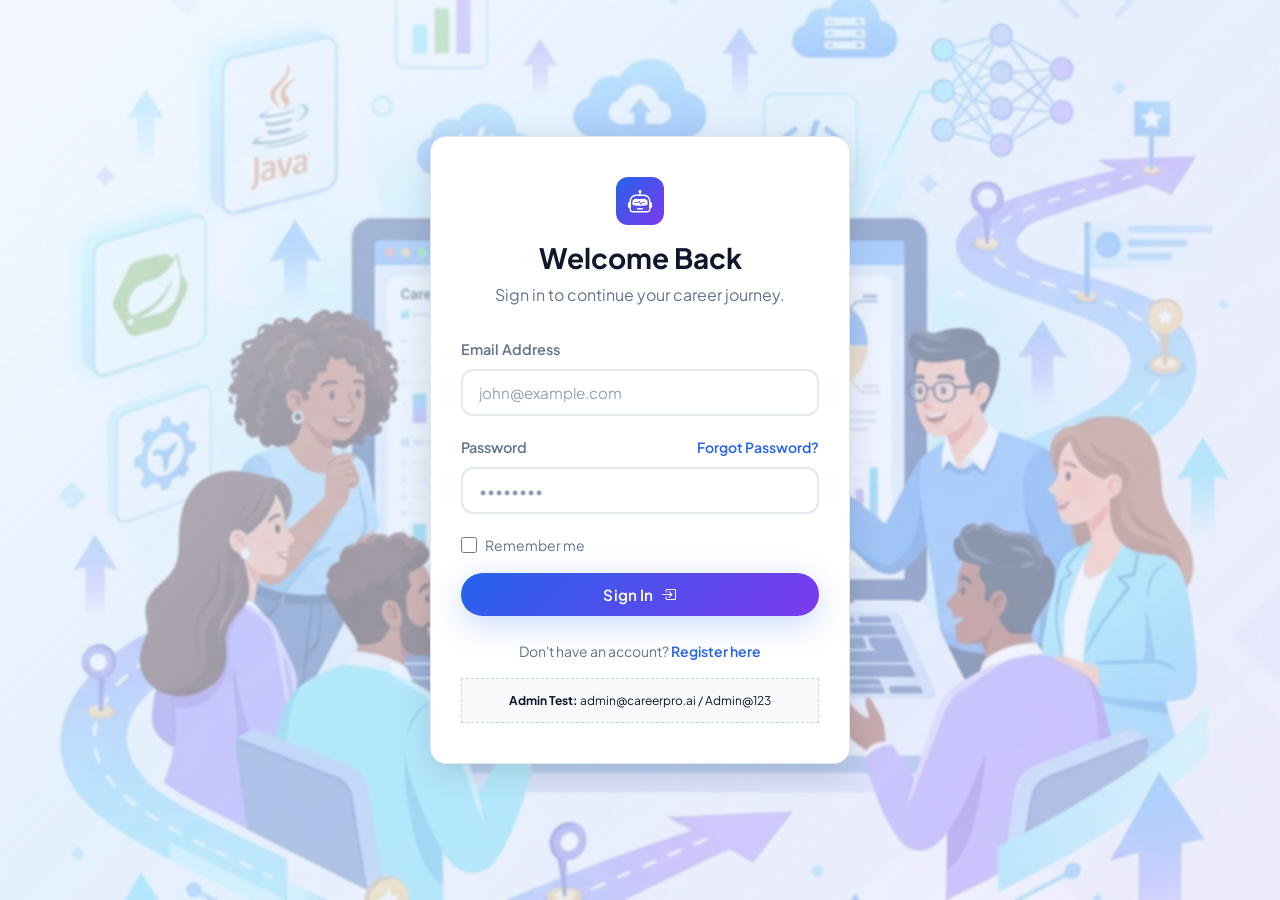
<file: frontend/pages/learning-roadmap.html>
<!DOCTYPE html>
<html lang="en">
<head>
    <meta charset="UTF-8">
    <meta name="viewport" content="width=device-width, initial-scale=1.0">
    <title>Learning Roadmap - CareerPro AI</title>
    <link href="https://fonts.googleapis.com/css2?family=Inter:wght@300;400;500;600;700;800;900&family=Plus+Jakarta+Sans:wght@400;500;600;700;800&display=swap" rel="stylesheet">
    <link rel="stylesheet" href="https://cdn.jsdelivr.net/npm/bootstrap-icons@1.11.1/font/bootstrap-icons.css">
    <link rel="stylesheet" href="../css/style.css">
    <style>
        .timeline {
            position: relative;
            padding-left: 40px;
        }
        .timeline::before {
            content: '';
            position: absolute;
            left: 15px;
            top: 0;
            bottom: 0;
            width: 2px;
            background: var(--border-color);
        }
        .timeline-item {
            position: relative;
            margin-bottom: 30px;
        }
        .timeline-marker {
            position: absolute;
            left: -40px;
            width: 32px;
            height: 32px;
            border-radius: 50%;
            background: var(--bg-card);
            border: 2px solid var(--primary);
            display: flex;
            align-items: center;
            justify-content: center;
            color: var(--primary);
            font-weight: bold;
            font-size: 0.8rem;
            z-index: 1;
        }
        .timeline-content {
            background: var(--bg-card);
            border: 1px solid var(--border-color);
            border-radius: var(--radius-md);
            padding: 20px;
            box-shadow: var(--shadow-sm);
        }
    </style>
</head>
<body data-theme="light">

    <aside class="sidebar" id="sidebar">
        <div class="sidebar-header">
            <div class="brand-icon"><i class="bi bi-robot"></i></div>
            <span style="font-weight: 800; font-size: 1.1rem; color: var(--text-primary);">CareerPro AI</span>
        </div>
        <nav class="sidebar-nav">
            <div class="nav-section-title">Main</div>
            <a href="dashboard.html" class="sidebar-link">
                <span class="link-icon"><i class="bi bi-grid-1x2"></i></span> Dashboard
            </a>
            <a href="profile.html" class="sidebar-link">
                <span class="link-icon"><i class="bi bi-person"></i></span> Profile
            </a>
            
            <div class="nav-section-title">Assessments</div>
            <a href="skill-assessment.html" class="sidebar-link">
                <span class="link-icon"><i class="bi bi-tools"></i></span> Skills
            </a>
            <a href="interest-assessment.html" class="sidebar-link">
                <span class="link-icon"><i class="bi bi-compass"></i></span> Career Interest
            </a>

            <div class="nav-section-title">AI Modules</div>
            <a href="career-recommendation.html" class="sidebar-link">
                <span class="link-icon"><i class="bi bi-magic"></i></span> Career Match
            </a>
            <a href="learning-roadmap.html" class="sidebar-link active">
                <span class="link-icon"><i class="bi bi-map"></i></span> Learning Roadmap
            </a>
            <a href="resume-analyzer.html" class="sidebar-link">
                <span class="link-icon"><i class="bi bi-file-earmark-pdf"></i></span> Resume Analyzer
            </a>
            <a href="interview-prep.html" class="sidebar-link">
                <span class="link-icon"><i class="bi bi-person-video3"></i></span> Interview Prep
            </a>
        </nav>
    </aside>

    <main class="main-content">
        <header class="page-header">
            <div>
                <h1 class="page-title">Personalized Roadmap</h1>
                <p class="page-subtitle">Your AI-generated step-by-step guide to achieving your career goals.</p>
            </div>
            <button id="theme-toggle" class="theme-toggle"><i class="bi bi-moon-stars-fill"></i></button>
        </header>

        <div class="card mb-6">
            <div class="flex gap-4 items-end">
                <div class="form-group mb-0" style="flex: 1;">
                    <label class="form-label">Target Career Title</label>
                    <input type="text" id="target-career" class="form-control" placeholder="e.g. Data Scientist">
                </div>
                <button id="generate-roadmap-btn" class="btn btn-primary">
                    <i class="bi bi-magic"></i> Generate Roadmap
                </button>
            </div>
        </div>

        <div id="loading-indicator" class="text-center py-10 hidden">
            <div class="spinner mx-auto mb-4" style="margin: 0 auto;"></div>
            <p class="text-primary font-semibold">Gemini AI is crafting your customized roadmap...</p>
            <p class="text-sm text-muted">This takes about 10-15 seconds.</p>
        </div>

        <div id="roadmap-container" class="hidden">
            <div class="mb-6 flex justify-between items-center">
                <h2 class="text-xl" id="roadmap-title">Roadmap for Software Engineer</h2>
                <div class="badge badge-purple" id="roadmap-duration">12 Weeks</div>
            </div>

            <div class="timeline" id="timeline-container">
                <!-- Timeline items injected here -->
            </div>
        </div>

    </main>

    <script src="../js/app.js"></script>
    <script>
        document.addEventListener('DOMContentLoaded', () => {
            // Check URL params
            const urlParams = new URLSearchParams(window.location.search);
            const career = urlParams.get('career');
            if (career) {
                document.getElementById('target-career').value = career;
                generateRoadmap(career);
            }

            document.getElementById('generate-roadmap-btn').addEventListener('click', () => {
                const title = document.getElementById('target-career').value.trim();
                if(!title) {
                    ui.showToast('Please enter a target career', 'warning');
                    return;
                }
                generateRoadmap(title);
            });
        });

        async function generateRoadmap(careerTitle) {
            document.getElementById('roadmap-container').classList.add('hidden');
            document.getElementById('loading-indicator').classList.remove('hidden');
            const btn = document.getElementById('generate-roadmap-btn');
            btn.disabled = true;

            try {
                const res = await api.post('/career/roadmap', { careerTitle });
                if(res.success && res.data) {
                    renderRoadmap(careerTitle, res.data);
                }
            } catch (err) {
                ui.showToast(err.message, 'error');
            } finally {
                document.getElementById('loading-indicator').classList.add('hidden');
                btn.disabled = false;
            }
        }

        function renderRoadmap(title, data) {
            document.getElementById('roadmap-container').classList.remove('hidden');
            document.getElementById('roadmap-title').textContent = `Roadmap: ${data.careerTitle || title}`;
            document.getElementById('roadmap-duration').textContent = data.estimatedDuration || '12 Weeks';

            const container = document.getElementById('timeline-container');
            container.innerHTML = '';

            if(!data.phases || data.phases.length === 0) {
                container.innerHTML = '<p class="text-muted">No phases generated.</p>';
                return;
            }

            data.phases.forEach((phase, index) => {
                const topicsList = phase.topicsToCover.map(t => `<li><i class="bi bi-check2 text-success mr-1"></i> ${t}</li>`).join('');
                const resourcesList = phase.recommendedResources.map(r => `<li><i class="bi bi-link-45deg text-primary mr-1"></i> ${r}</li>`).join('');

                const item = document.createElement('div');
                item.className = 'timeline-item animate-fadeInUp';
                item.style.animationDelay = `${index * 0.1}s`;
                
                item.innerHTML = `
                    <div class="timeline-marker">W${index+1}</div>
                    <div class="timeline-content">
                        <div class="flex justify-between items-start mb-2">
                            <h3 class="text-lg text-primary">${phase.phaseName}</h3>
                            <span class="text-sm font-semibold text-muted">${phase.duration}</span>
                        </div>
                        <p class="text-sm text-muted mb-4">${phase.description}</p>
                        
                        <div class="grid grid-2 gap-4">
                            <div>
                                <h4 class="text-sm font-semibold mb-2">Topics to Cover</h4>
                                <ul class="text-sm text-muted" style="list-style:none; padding:0; display:flex; flex-direction:column; gap:4px;">
                                    ${topicsList}
                                </ul>
                            </div>
                            <div>
                                <h4 class="text-sm font-semibold mb-2">Recommended Resources</h4>
                                <ul class="text-sm text-muted" style="list-style:none; padding:0; display:flex; flex-direction:column; gap:4px;">
                                    ${resourcesList}
                                </ul>
                            </div>
                        </div>
                        
                        <div class="mt-4 pt-3 border-t">
                            <h4 class="text-sm font-semibold mb-1"><i class="bi bi-laptop"></i> Project Idea</h4>
                            <p class="text-sm text-muted m-0">${phase.projectIdea}</p>
                        </div>
                    </div>
                `;
                container.appendChild(item);
            });
        }
    </script>
</body>
</html>
</file>
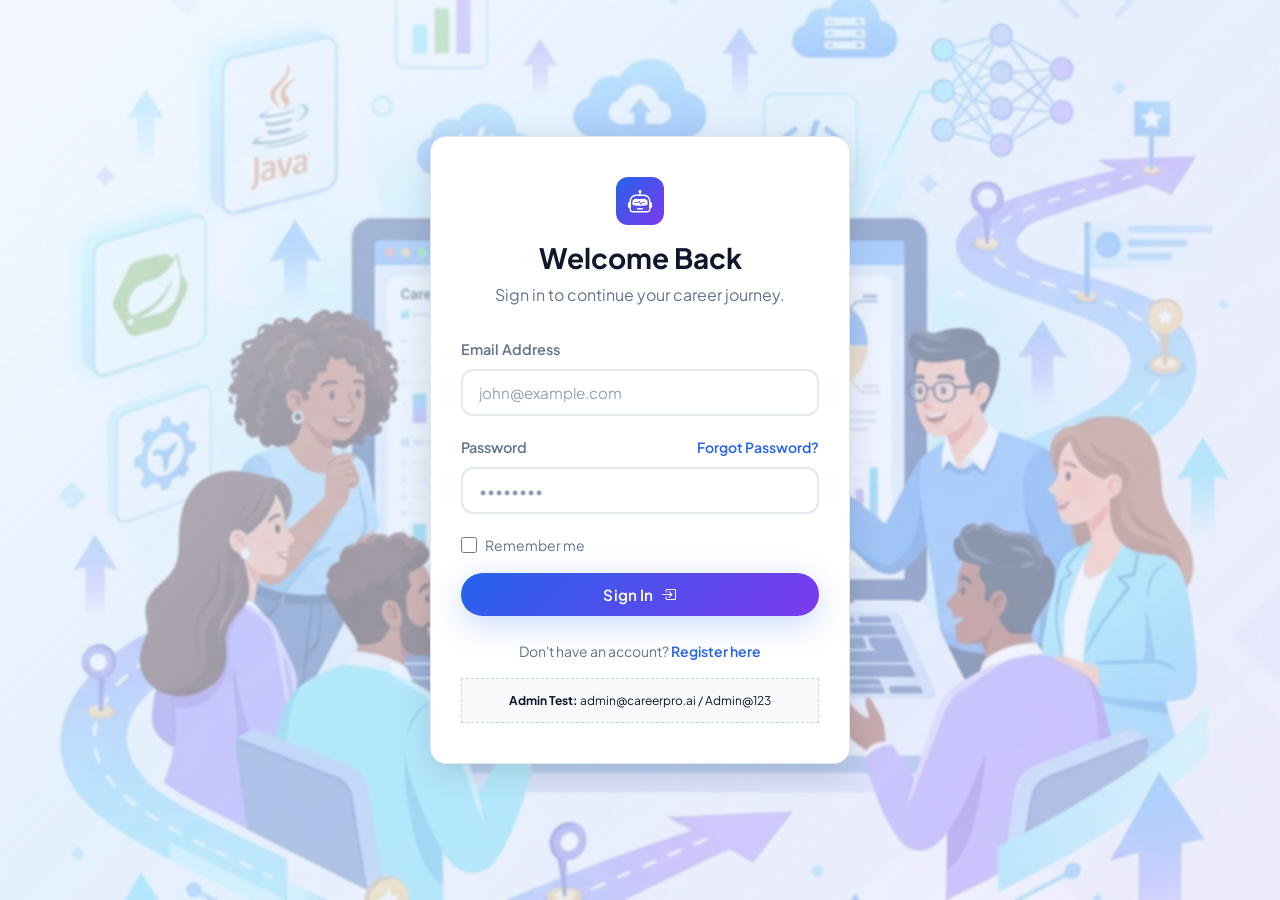
<file: frontend/pages/login.html>
<!DOCTYPE html>
<html lang="en">
<head>
    <meta charset="UTF-8">
    <meta name="viewport" content="width=device-width, initial-scale=1.0">
    <title>Login - CareerPro AI</title>
    <link href="https://fonts.googleapis.com/css2?family=Inter:wght@300;400;500;600;700;800;900&family=Plus+Jakarta+Sans:wght@400;500;600;700;800&display=swap" rel="stylesheet">
    <link rel="stylesheet" href="https://cdn.jsdelivr.net/npm/bootstrap-icons@1.11.1/font/bootstrap-icons.css">
    <link rel="stylesheet" href="../css/style.css">
    <style>
        /* ── Full-screen AI background ── */
        body {
            display: flex;
            align-items: center;
            justify-content: center;
            min-height: 100vh;
            margin: 0;
            padding: 24px;
            box-sizing: border-box;
            position: relative;
            overflow: hidden;

            /* Background image */
            background-image: url('../assets/login-bg.png');
            background-size: cover;
            background-position: center center;
            background-repeat: no-repeat;

            /* Smooth fade-in */
            animation: bgFadeIn 1s ease forwards;
        }

        @keyframes bgFadeIn {
            from { opacity: 0; }
            to   { opacity: 1; }
        }

        /* Light blue gradient overlay — bright and airy */
        body::before {
            content: '';
            position: fixed;
            inset: 0;
            background: linear-gradient(
                135deg,
                rgba(239, 246, 255, 0.75) 0%,
                rgba(219, 234, 254, 0.60) 40%,
                rgba(237, 233, 254, 0.55) 100%
            );
            backdrop-filter: blur(1px);
            -webkit-backdrop-filter: blur(1px);
            z-index: 0;
        }

        /* Push content above overlay */
        .auth-container {
            position: relative;
            z-index: 1;
            width: 100%;
            max-width: 420px;
        }

        /* ── Login card — UNCHANGED ── */
        .auth-card {
            background: var(--bg-card);
            border-radius: var(--radius-lg);
            padding: 40px 30px;
            box-shadow: var(--shadow-lg);
            border: 1px solid var(--border-color);
        }
        .auth-header {
            text-align: center;
            margin-bottom: 30px;
        }
        .auth-logo {
            width: 48px;
            height: 48px;
            background: var(--gradient-primary);
            color: white;
            border-radius: 12px;
            display: flex;
            align-items: center;
            justify-content: center;
            font-size: 1.5rem;
            margin: 0 auto 16px;
        }

        /* Responsive */
        @media (max-width: 480px) {
            .auth-card { padding: 28px 18px; }
        }
    </style>
</head>
<body data-theme="light">

    <div class="auth-container">
        <div class="auth-card animate-fadeInUp">
            <div class="auth-header">
                <div class="auth-logo"><i class="bi bi-robot"></i></div>
                <h2 style="font-size: 1.75rem; margin-bottom: 8px;">Welcome Back</h2>
                <p class="text-muted">Sign in to continue your career journey.</p>
            </div>

            <form id="login-form">
                <div class="form-group">
                    <label class="form-label">Email Address</label>
                    <input type="email" id="email" class="form-control" placeholder="john@example.com" required>
                </div>
                
                <div class="form-group">
                    <div class="flex justify-between items-center mb-2">
                        <label class="form-label" style="margin: 0;">Password</label>
                        <a href="forgot-password.html" class="text-sm text-primary font-semibold">Forgot Password?</a>
                    </div>
                    <input type="password" id="password" class="form-control" placeholder="••••••••" required>
                </div>

                <div class="form-group mb-4 flex items-center gap-2">
                    <input type="checkbox" id="rememberMe" style="accent-color: var(--primary); width: 16px; height: 16px;">
                    <label for="rememberMe" class="text-sm m-0 cursor-pointer text-muted">Remember me</label>
                </div>

                <button type="submit" class="btn btn-primary btn-full" id="submit-btn">
                    Sign In <i class="bi bi-box-arrow-in-right"></i>
                </button>
            </form>

            <div class="text-center mt-6 text-sm text-muted">
                Don't have an account? <a href="register.html" class="text-primary font-semibold">Register here</a>
            </div>
            
            <!-- Default Admin Creds for testing -->
            <div class="mt-4 p-3 bg-gray-100 rounded text-xs text-center text-gray-500" style="background:var(--gray-50); border:1px dashed var(--gray-300);">
                <strong>Admin Test:</strong> admin@careerpro.ai / Admin@123
            </div>
        </div>
    </div>

    <script src="../js/app.js"></script>
    <script>
        document.addEventListener('DOMContentLoaded', () => {
            // Pre-fill remembered email
            const savedEmail = localStorage.getItem('careerpro_saved_email');
            if (savedEmail) {
                document.getElementById('email').value = savedEmail;
                document.getElementById('rememberMe').checked = true;
            }
            // If already logged in, skip login page
            if (localStorage.getItem('careerpro_token')) {
                const role = localStorage.getItem('careerpro_user_role');
                window.location.replace(role === 'ROLE_ADMIN' ? 'admin-dashboard.html' : 'dashboard.html');
            }
        });

        document.getElementById('login-form').addEventListener('submit', async (e) => {
            e.preventDefault();

            const btn = document.getElementById('submit-btn');
            const emailVal = document.getElementById('email').value.trim();
            const passwordVal = document.getElementById('password').value;
            const rememberMe = document.getElementById('rememberMe').checked;

            // Basic client-side validation
            if (!emailVal || !passwordVal) {
                alert('Please enter both email and password.');
                return;
            }

            // Save/clear remembered email
            if (rememberMe) {
                localStorage.setItem('careerpro_saved_email', emailVal);
            } else {
                localStorage.removeItem('careerpro_saved_email');
            }

            try {
                btn.disabled = true;
                btn.innerHTML = '<span class="spinner" style="width:20px;height:20px;border-width:2px;display:inline-block;margin-right:8px;"></span> Signing in...';

                // Call Spring Boot API
                const result = await api.post('/auth/login', { email: emailVal, password: passwordVal });

                if (result.success) {
                    // ── Save JWT and user info to localStorage ──
                    auth.setSession(result.data);

                    // Show success
                    if (typeof ui !== 'undefined') {
                        ui.showToast('Login Successful!');
                    } else {
                        alert('Login Successful!');
                    }

                    // ── Redirect to Dashboard ──
                    setTimeout(() => {
                        if (result.data.role === 'ROLE_ADMIN') {
                            window.location.replace('admin-dashboard.html');
                        } else {
                            window.location.replace('dashboard.html');
                        }
                    }, 600);

                } else {
                    // Login failed — show server error message
                    const errMsg = result.message || 'Invalid email or password.';
                    if (typeof ui !== 'undefined') {
                        ui.showToast(errMsg, 'error');
                    } else {
                        alert(errMsg);
                    }
                    btn.disabled = false;
                    btn.innerHTML = 'Sign In <i class="bi bi-box-arrow-in-right"></i>';
                }

            } catch (error) {
                // Network error or backend down
                const errMsg = error.message || 'Unable to connect to the server.';
                if (typeof ui !== 'undefined') {
                    ui.showToast(errMsg, 'error');
                } else {
                    alert(errMsg);
                }
                btn.disabled = false;
                btn.innerHTML = 'Sign In <i class="bi bi-box-arrow-in-right"></i>';
            }
        });
    </script>
</body>
</html>
</file>
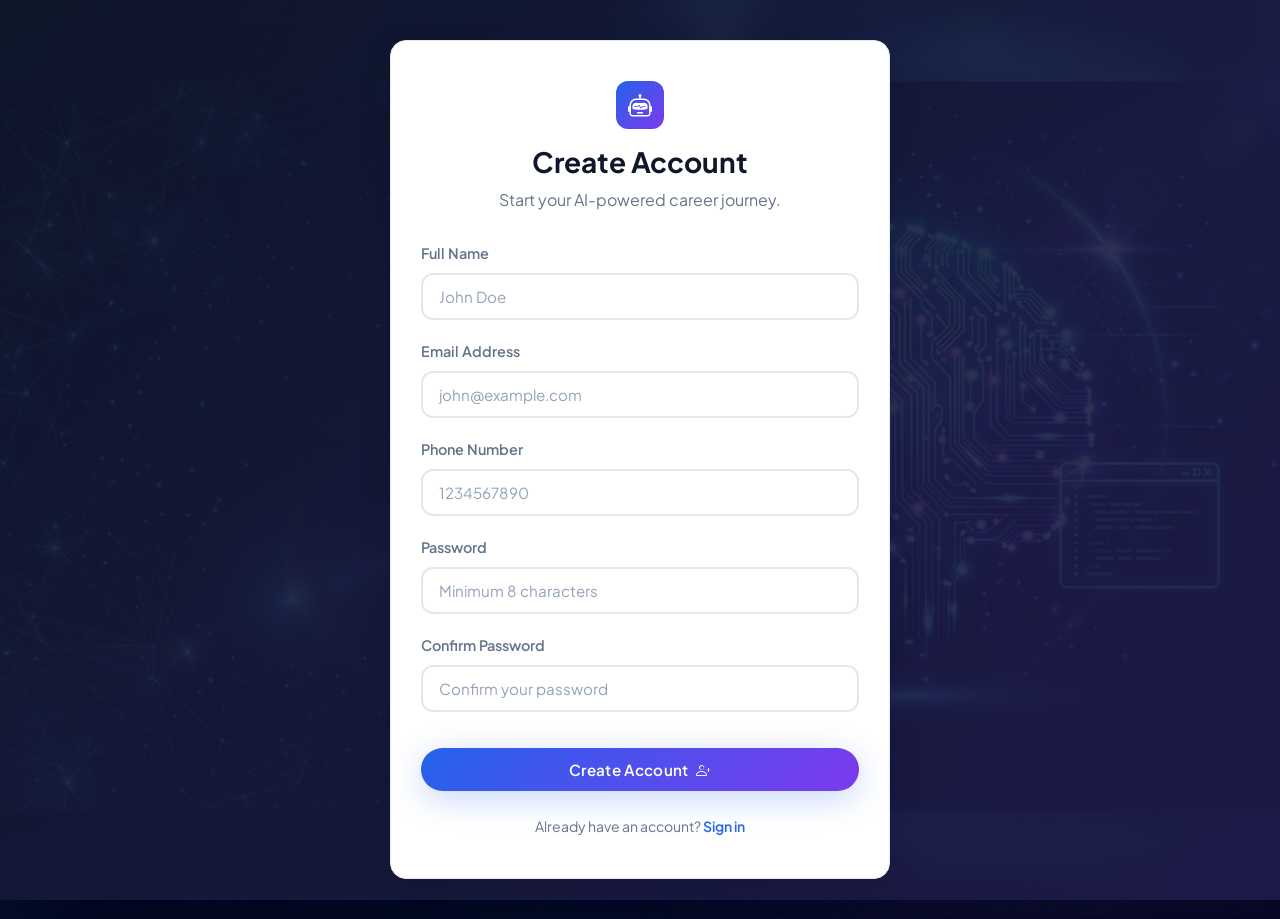
<file: frontend/pages/register.html>
<!DOCTYPE html>
<html lang="en">
<head>
    <meta charset="UTF-8">
    <meta name="viewport" content="width=device-width, initial-scale=1.0">
    <title>Register - CareerPro AI</title>
    <link href="https://fonts.googleapis.com/css2?family=Inter:wght@300;400;500;600;700;800;900&family=Plus+Jakarta+Sans:wght@400;500;600;700;800&display=swap" rel="stylesheet">
    <link rel="stylesheet" href="https://cdn.jsdelivr.net/npm/bootstrap-icons@1.11.1/font/bootstrap-icons.css">
    <link rel="stylesheet" href="../css/style.css">
    <style>
        body {
            display: flex;
            align-items: center;
            justify-content: center;
            min-height: 100vh;
            background: linear-gradient(135deg, rgba(15, 23, 42, 0.88), rgba(30, 27, 75, 0.92)), url('../images/register-bg.png');
            background-size: cover;
            background-position: center;
            background-repeat: no-repeat;
            background-attachment: fixed;
            padding: 40px 20px;
        }
        .auth-container {
            width: 100%;
            max-width: 500px;
        }
        .auth-card {
            background: var(--bg-card);
            border-radius: var(--radius-lg);
            padding: 40px 30px;
            box-shadow: var(--shadow-lg);
            border: 1px solid var(--border-color);
        }
        .auth-header {
            text-align: center;
            margin-bottom: 30px;
        }
        .auth-logo {
            width: 48px;
            height: 48px;
            background: var(--gradient-primary);
            color: white;
            border-radius: 12px;
            display: flex;
            align-items: center;
            justify-content: center;
            font-size: 1.5rem;
            margin: 0 auto 16px;
        }
    </style>
</head>
<body data-theme="light">

    <div class="auth-container">
        <div class="auth-card animate-fadeInUp">
            <div class="auth-header">
                <div class="auth-logo"><i class="bi bi-robot"></i></div>
                <h2 style="font-size: 1.75rem; margin-bottom: 8px;">Create Account</h2>
                <p class="text-muted">Start your AI-powered career journey.</p>
            </div>

            <form id="register-form" novalidate>
                <div class="form-group">
                    <label class="form-label">Full Name</label>
                    <input type="text" id="fullName" class="form-control" placeholder="John Doe" required>
                    <div class="error-msg text-error text-xs mt-1 hidden" id="err-fullName">Please enter your full name.</div>
                </div>
                
                <div class="form-group">
                    <label class="form-label">Email Address</label>
                    <input type="email" id="email" class="form-control" placeholder="john@example.com" required>
                    <div class="error-msg text-error text-xs mt-1 hidden" id="err-email">Please enter a valid email address.</div>
                </div>

                <div class="form-group">
                    <label class="form-label">Phone Number</label>
                    <input type="tel" id="phone" class="form-control" placeholder="1234567890" pattern="[0-9]{10}" required>
                    <div class="error-msg text-error text-xs mt-1 hidden" id="err-phone">Please enter a valid 10-digit phone number.</div>
                </div>
                
                <div class="form-group">
                    <label class="form-label">Password</label>
                    <input type="password" id="password" class="form-control" placeholder="Minimum 8 characters" required>
                    <div class="error-msg text-error text-xs mt-1 hidden" id="err-password">Password must be at least 8 characters, include 1 uppercase, 1 number, and 1 special character.</div>
                </div>
                
                <div class="form-group">
                    <label class="form-label">Confirm Password</label>
                    <input type="password" id="confirmPassword" class="form-control" placeholder="Confirm your password" required>
                    <div class="error-msg text-error text-xs mt-1 hidden" id="err-confirmPassword">Passwords do not match.</div>
                </div>

                <button type="submit" class="btn btn-primary btn-full mt-4" id="submit-btn">
                    Create Account <i class="bi bi-person-plus"></i>
                </button>
            </form>

            <div class="text-center mt-6 text-sm text-muted">
                Already have an account? <a href="login.html" class="text-primary font-semibold">Sign in</a>
            </div>
        </div>
    </div>

    <script src="../js/app.js"></script>
    <script>
        const form = document.getElementById('register-form');
        const inputs = form.querySelectorAll('input');

        // Validation Rules
        const rules = {
            fullName: (val) => val.trim().length > 2,
            email: (val) => /^[^\s@]+@[^\s@]+\.[^\s@]+$/.test(val),
            phone: (val) => /^\d{10}$/.test(val),
            password: (val) => /^(?=.*[A-Z])(?=.*\d)(?=.*[@$!%*?&])[A-Za-z\d@$!%*?&]{8,}$/.test(val),
            confirmPassword: (val) => val === document.getElementById('password').value && val.length > 0
        };

        // Real-time validation
        inputs.forEach(input => {
            input.addEventListener('input', () => validateField(input));
            input.addEventListener('blur', () => validateField(input));
        });

        function validateField(input) {
            const id = input.id;
            const isValid = rules[id](input.value);
            const errDiv = document.getElementById('err-' + id);
            
            if (!isValid && input.value.length > 0) {
                input.style.borderColor = 'var(--error)';
                if (errDiv) errDiv.classList.remove('hidden');
            } else if (isValid) {
                input.style.borderColor = 'var(--success)';
                if (errDiv) errDiv.classList.add('hidden');
            } else {
                input.style.borderColor = 'var(--border-color)';
                if (errDiv) errDiv.classList.add('hidden');
            }
            return isValid;
        }

        form.addEventListener('submit', async (e) => {
            e.preventDefault();
            
            let isFormValid = true;
            inputs.forEach(input => {
                if (!validateField(input)) isFormValid = false;
            });

            if (!isFormValid) {
                ui.showToast('Please fix the errors in the form', 'error');
                return;
            }

            const btn = document.getElementById('submit-btn');
            const data = {
                fullName: document.getElementById('fullName').value.trim(),
                email: document.getElementById('email').value.trim(),
                phone: document.getElementById('phone').value.trim(),
                password: document.getElementById('password').value
            };

            try {
                btn.disabled = true;
                btn.innerHTML = '<span class="spinner" style="width:20px;height:20px;border-width:2px;display:inline-block;margin-right:8px;"></span> Registering...';
                
                const res = await api.post('/auth/register', data);
                if (res.success) {
                    auth.setSession(res.data);
                    ui.showToast(res.message);
                    setTimeout(() => {
                        window.location.href = 'dashboard.html';
                    }, 1500);
                }
            } catch (error) {
                ui.showToast(error.message, 'error');
                btn.disabled = false;
                btn.innerHTML = 'Create Account <i class="bi bi-person-plus"></i>';
            }
        });
    </script>
</body>
</html>
</file>
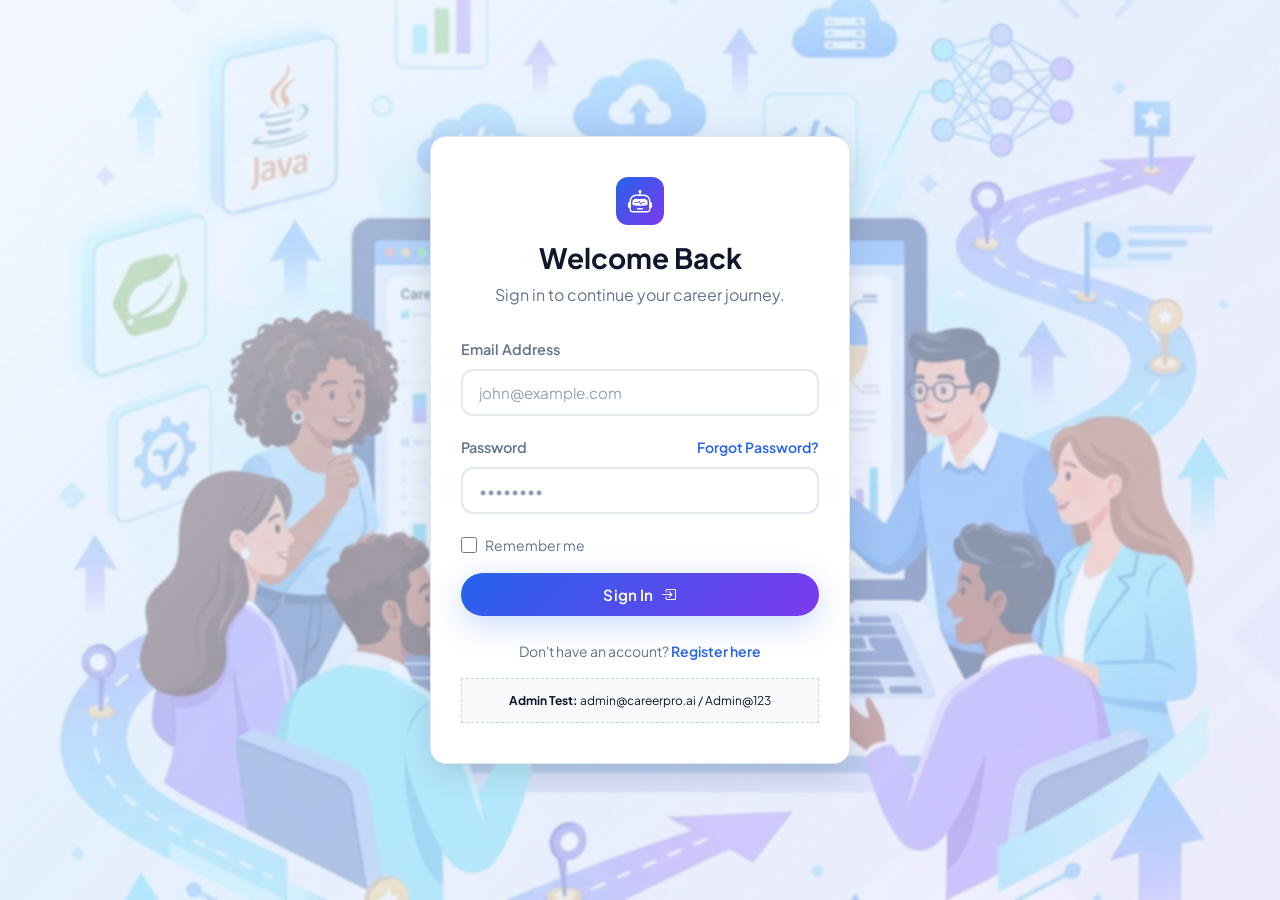
<file: frontend/pages/resume-analyzer.html>
<!DOCTYPE html>
<html lang="en">
<head>
    <meta charset="UTF-8">
    <meta name="viewport" content="width=device-width, initial-scale=1.0">
    <title>Resume Analyzer - CareerPro AI</title>
    <link href="https://fonts.googleapis.com/css2?family=Inter:wght@300;400;500;600;700;800;900&family=Plus+Jakarta+Sans:wght@400;500;600;700;800&display=swap" rel="stylesheet">
    <link rel="stylesheet" href="https://cdn.jsdelivr.net/npm/bootstrap-icons@1.11.1/font/bootstrap-icons.css">
    <link rel="stylesheet" href="../css/style.css">
    <style>
        .upload-zone {
            border: 2px dashed var(--primary-light);
            border-radius: var(--radius-lg);
            padding: 40px;
            text-align: center;
            background: var(--primary-50);
            cursor: pointer;
            transition: all var(--transition-base);
        }
        .upload-zone:hover, .upload-zone.dragover {
            background: var(--primary-100);
            border-color: var(--primary);
        }
        .score-circle {
            width: 120px;
            height: 120px;
            border-radius: 50%;
            display: flex;
            align-items: center;
            justify-content: center;
            font-size: 2.5rem;
            font-weight: 800;
            color: white;
            margin: 0 auto 20px;
            box-shadow: var(--shadow-md);
        }
    </style>
</head>
<body data-theme="light">

    <aside class="sidebar" id="sidebar">
        <div class="sidebar-header">
            <div class="brand-icon"><i class="bi bi-robot"></i></div>
            <span style="font-weight: 800; font-size: 1.1rem; color: var(--text-primary);">CareerPro AI</span>
        </div>
        <nav class="sidebar-nav">
            <div class="nav-section-title">Main</div>
            <a href="dashboard.html" class="sidebar-link">
                <span class="link-icon"><i class="bi bi-grid-1x2"></i></span> Dashboard
            </a>
            <a href="profile.html" class="sidebar-link">
                <span class="link-icon"><i class="bi bi-person"></i></span> Profile
            </a>
            
            <div class="nav-section-title">Assessments</div>
            <a href="skill-assessment.html" class="sidebar-link">
                <span class="link-icon"><i class="bi bi-tools"></i></span> Skills
            </a>
            <a href="interest-assessment.html" class="sidebar-link">
                <span class="link-icon"><i class="bi bi-compass"></i></span> Career Interest
            </a>

            <div class="nav-section-title">AI Modules</div>
            <a href="career-recommendation.html" class="sidebar-link">
                <span class="link-icon"><i class="bi bi-magic"></i></span> Career Match
            </a>
            <a href="learning-roadmap.html" class="sidebar-link">
                <span class="link-icon"><i class="bi bi-map"></i></span> Learning Roadmap
            </a>
            <a href="resume-analyzer.html" class="sidebar-link active">
                <span class="link-icon"><i class="bi bi-file-earmark-pdf"></i></span> Resume Analyzer
            </a>
            <a href="interview-prep.html" class="sidebar-link">
                <span class="link-icon"><i class="bi bi-person-video3"></i></span> Interview Prep
            </a>
        </nav>
    </aside>

    <main class="main-content">
        <header class="page-header">
            <div>
                <h1 class="page-title">AI Resume Analyzer</h1>
                <p class="page-subtitle">Upload your resume to get ATS scoring and improvement suggestions.</p>
            </div>
            <button id="theme-toggle" class="theme-toggle"><i class="bi bi-moon-stars-fill"></i></button>
        </header>

        <div class="grid grid-2">
            <!-- Upload Section -->
            <div class="card animate-fadeInUp delay-1">
                <h3 class="mb-4 text-lg">Upload Resume (PDF)</h3>
                
                <div id="upload-zone" class="upload-zone">
                    <i class="bi bi-cloud-arrow-up" style="font-size: 3rem; color: var(--primary);"></i>
                    <h4 class="mt-4 mb-2">Drag & Drop your resume here</h4>
                    <p class="text-sm text-muted mb-4">or click to browse from your computer</p>
                    <input type="file" id="resume-file" accept="application/pdf" class="hidden">
                    <button class="btn btn-secondary" onclick="document.getElementById('resume-file').click()">Browse File</button>
                    <p class="text-xs text-muted mt-4">Max 10MB. PDF format only.</p>
                </div>
                
                <div id="file-info" class="hidden mt-4 p-3 bg-gray-50 border rounded flex items-center justify-between">
                    <div class="flex items-center gap-2">
                        <i class="bi bi-file-pdf text-error text-xl"></i>
                        <span id="filename" class="text-sm font-semibold">filename.pdf</span>
                    </div>
                    <button class="btn btn-primary btn-sm" id="analyze-btn">Analyze Now <i class="bi bi-magic"></i></button>
                </div>
            </div>

            <!-- Results Section -->
            <div id="results-container" class="card hidden animate-fadeInUp delay-2">
                <h3 class="mb-4 text-lg border-b pb-2">Analysis Results</h3>
                
                <div class="text-center">
                    <div id="overall-score-circle" class="score-circle" style="background: var(--gradient-primary);">
                        <span id="overall-score">0</span>
                    </div>
                    <h4 class="mb-1 text-lg">Overall ATS Score</h4>
                    <p class="text-sm text-muted mb-6" id="score-text">Good, but has room for improvement.</p>
                </div>

                <div class="grid grid-3 gap-4 mb-6 text-center">
                    <div class="p-3 border rounded-md">
                        <div class="text-xl font-bold text-primary mb-1" id="score-ats">0%</div>
                        <div class="text-xs text-muted">Keyword Match</div>
                    </div>
                    <div class="p-3 border rounded-md">
                        <div class="text-xl font-bold text-success mb-1" id="score-format">0%</div>
                        <div class="text-xs text-muted">Formatting</div>
                    </div>
                    <div class="p-3 border rounded-md">
                        <div class="text-xl font-bold text-warning mb-1" id="score-grammar">0%</div>
                        <div class="text-xs text-muted">Grammar</div>
                    </div>
                </div>

                <div class="mb-4">
                    <h4 class="text-sm font-semibold mb-2">Skills Extracted</h4>
                    <div id="extracted-skills" class="flex flex-wrap gap-1"></div>
                </div>

                <div>
                    <h4 class="text-sm font-semibold mb-2"><i class="bi bi-lightbulb text-warning"></i> Improvement Tips</h4>
                    <div id="improvement-tips" class="p-4 bg-gray-50 rounded-md text-sm text-muted" style="white-space: pre-line; max-height: 200px; overflow-y: auto;">
                        <!-- Tips rendered here -->
                    </div>
                </div>
            </div>
        </div>

    </main>

    <script src="../js/app.js"></script>
    <script>
        document.addEventListener('DOMContentLoaded', () => {
            loadLatestAnalysis();

            const zone = document.getElementById('upload-zone');
            const fileInput = document.getElementById('resume-file');
            
            zone.addEventListener('dragover', (e) => {
                e.preventDefault();
                zone.classList.add('dragover');
            });
            zone.addEventListener('dragleave', () => zone.classList.remove('dragover'));
            zone.addEventListener('drop', (e) => {
                e.preventDefault();
                zone.classList.remove('dragover');
                if(e.dataTransfer.files.length) {
                    fileInput.files = e.dataTransfer.files;
                    handleFileSelect();
                }
            });
            
            fileInput.addEventListener('change', handleFileSelect);

            document.getElementById('analyze-btn').addEventListener('click', async () => {
                const file = fileInput.files[0];
                if(!file) return;

                const formData = new FormData();
                formData.append('file', file);

                const btn = document.getElementById('analyze-btn');
                try {
                    btn.disabled = true;
                    btn.innerHTML = '<span class="spinner" style="width:14px;height:14px;border-width:2px;"></span> Analyzing...';
                    
                    const res = await api.upload('/resume/analyze', formData);
                    if(res.success) {
                        ui.showToast('Resume analyzed successfully!');
                        renderResults(res.data);
                    }
                } catch(err) {
                    ui.showToast(err.message, 'error');
                } finally {
                    btn.disabled = false;
                    btn.innerHTML = 'Analyze Now <i class="bi bi-magic"></i>';
                }
            });
        });

        function handleFileSelect() {
            const file = document.getElementById('resume-file').files[0];
            if(file) {
                if(file.type !== 'application/pdf') {
                    ui.showToast('Please upload a PDF file', 'error');
                    return;
                }
                if(file.size > 10 * 1024 * 1024) {
                    ui.showToast('File size must be less than 10MB', 'error');
                    return;
                }
                document.getElementById('filename').textContent = file.name;
                document.getElementById('file-info').classList.remove('hidden');
            }
        }

        async function loadLatestAnalysis() {
            try {
                const res = await api.get('/resume/latest');
                if(res.success && res.data && Object.keys(res.data).length > 0) {
                    renderResults(res.data);
                }
            } catch(err) {
                console.log('No previous analysis');
            }
        }

        function renderResults(data) {
            document.getElementById('results-container').classList.remove('hidden');
            
            const overall = data.overallScore || (data.scores ? data.scores.overallScore : 0);
            const ats = data.atsScore || (data.scores ? data.scores.atsScore : 0);
            const format = data.formattingScore || (data.scores ? data.scores.formattingScore : 0);
            const grammar = data.grammarScore || (data.scores ? data.scores.grammarScore : 0);
            
            const circle = document.getElementById('overall-score-circle');
            document.getElementById('overall-score').textContent = overall;
            
            if(overall >= 80) {
                circle.style.background = 'var(--success)';
                document.getElementById('score-text').textContent = 'Excellent! Your resume is highly ATS optimized.';
            } else if(overall >= 60) {
                circle.style.background = 'var(--warning)';
                document.getElementById('score-text').textContent = 'Good, but needs some optimization.';
            } else {
                circle.style.background = 'var(--error)';
                document.getElementById('score-text').textContent = 'Needs significant improvement for ATS.';
            }

            document.getElementById('score-ats').textContent = `${ats}%`;
            document.getElementById('score-format').textContent = `${format}%`;
            document.getElementById('score-grammar').textContent = `${grammar}%`;

            // Handle skills format depending on API structure
            let skillsStr = '';
            if(data.skillsFound) skillsStr = data.skillsFound;
            else if (data.extractedInfo && data.extractedInfo.skills) skillsStr = data.extractedInfo.skills.join(', ');
            
            const skillsHtml = skillsStr ? skillsStr.split(',').map(s => 
                `<span class="badge badge-primary">${s.trim()}</span>`
            ).join('') : '<span class="text-sm text-muted">No skills detected</span>';
            
            document.getElementById('extracted-skills').innerHTML = skillsHtml;

            // Display raw AI text
            let tips = data.improvementTips || data.rawResponse || 'No tips generated.';
            
            // Clean up JSON artifact if any
            if(tips.includes('```json')) {
                tips = "Detailed suggestions have been analyzed. Please focus on adding more quantifiable achievements and standardizing your formatting.";
            }

            document.getElementById('improvement-tips').innerHTML = tips.replace(/\*\*/g, '<strong>').replace(/\*/g, '<br>• ');
        }
    </script>
</body>
</html>
</file>
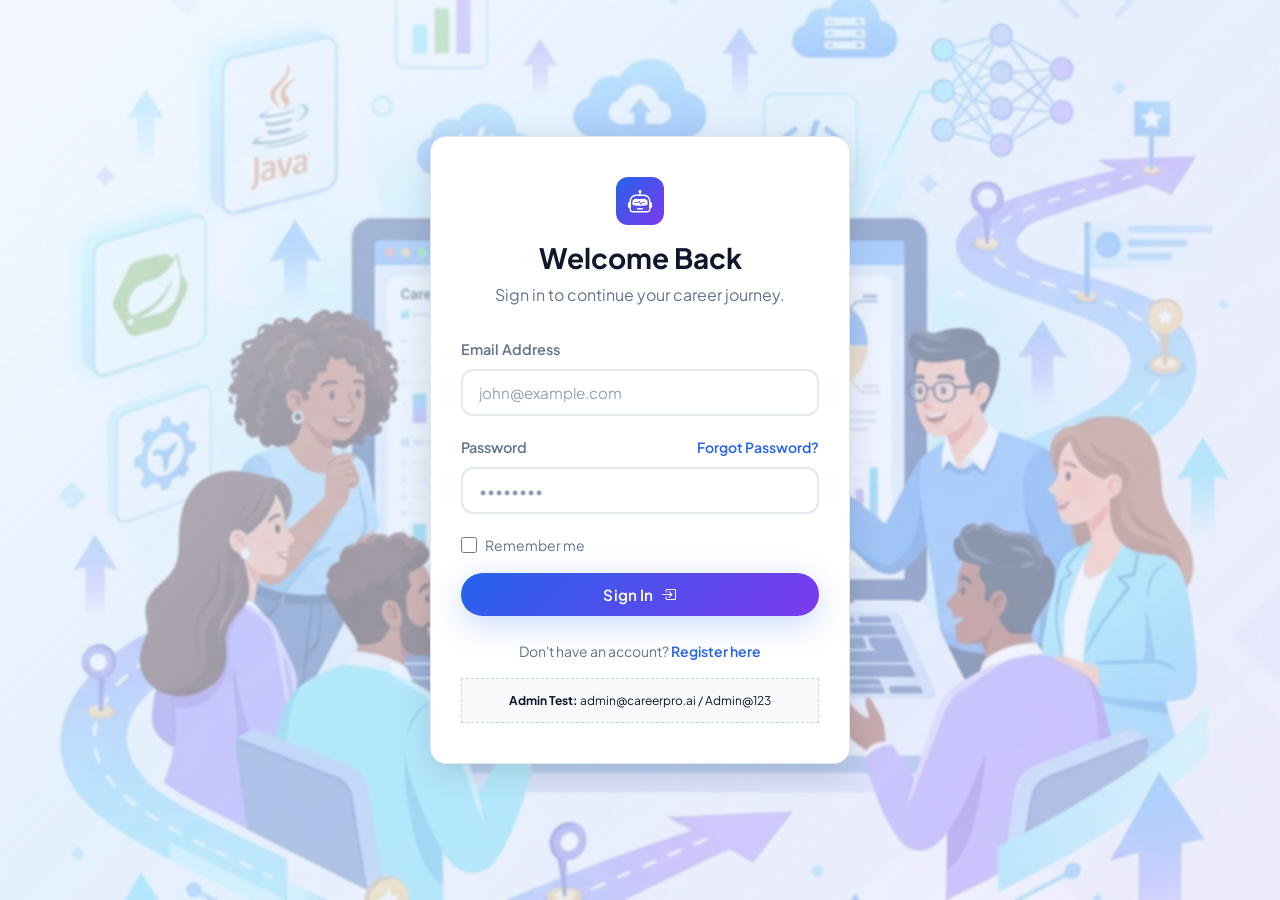
<file: frontend/pages/skill-assessment.html>
<!DOCTYPE html>
<html lang="en">
<head>
    <meta charset="UTF-8">
    <meta name="viewport" content="width=device-width, initial-scale=1.0">
    <title>Skills - CareerPro AI</title>
    <link href="https://fonts.googleapis.com/css2?family=Inter:wght@300;400;500;600;700;800;900&family=Plus+Jakarta+Sans:wght@400;500;600;700;800&display=swap" rel="stylesheet">
    <link rel="stylesheet" href="https://cdn.jsdelivr.net/npm/bootstrap-icons@1.11.1/font/bootstrap-icons.css">
    <link rel="stylesheet" href="../css/style.css">
</head>
<body data-theme="light">

    <aside class="sidebar" id="sidebar">
        <div class="sidebar-header">
            <div class="brand-icon"><i class="bi bi-robot"></i></div>
            <span style="font-weight: 800; font-size: 1.1rem; color: var(--text-primary);">CareerPro AI</span>
        </div>
        <nav class="sidebar-nav">
            <div class="nav-section-title">Main</div>
            <a href="dashboard.html" class="sidebar-link">
                <span class="link-icon"><i class="bi bi-grid-1x2"></i></span> Dashboard
            </a>
            <a href="profile.html" class="sidebar-link">
                <span class="link-icon"><i class="bi bi-person"></i></span> Profile
            </a>
            
            <div class="nav-section-title">Assessments</div>
            <a href="skill-assessment.html" class="sidebar-link active">
                <span class="link-icon"><i class="bi bi-tools"></i></span> Skills
            </a>
            <a href="interest-assessment.html" class="sidebar-link">
                <span class="link-icon"><i class="bi bi-compass"></i></span> Career Interest
            </a>

            <div class="nav-section-title">AI Modules</div>
            <a href="career-recommendation.html" class="sidebar-link">
                <span class="link-icon"><i class="bi bi-magic"></i></span> Career Match
            </a>
            <a href="learning-roadmap.html" class="sidebar-link">
                <span class="link-icon"><i class="bi bi-map"></i></span> Learning Roadmap
            </a>
            <a href="resume-analyzer.html" class="sidebar-link">
                <span class="link-icon"><i class="bi bi-file-earmark-pdf"></i></span> Resume Analyzer
            </a>
            <a href="interview-prep.html" class="sidebar-link">
                <span class="link-icon"><i class="bi bi-person-video3"></i></span> Interview Prep
            </a>
        </nav>
    </aside>

    <main class="main-content">
        <header class="page-header">
            <div>
                <h1 class="page-title">Skill Assessment</h1>
                <p class="page-subtitle">Add your technical and soft skills and rate your proficiency.</p>
            </div>
            <button id="theme-toggle" class="theme-toggle"><i class="bi bi-moon-stars-fill"></i></button>
        </header>

        <div class="grid grid-3">
            <!-- Add Skill Form -->
            <div class="card animate-fadeInUp delay-1">
                <h3 class="mb-4 text-lg">Add New Skill</h3>
                <form id="add-skill-form">
                    <div class="form-group">
                        <label class="form-label">Skill Name</label>
                        <input type="text" id="skillName" class="form-control" placeholder="e.g. Java, React, Leadership" required>
                    </div>
                    
                    <div class="form-group">
                        <label class="form-label">Category</label>
                        <select id="category" class="form-control form-select" required>
                            <option value="">Select Category</option>
                            <option value="PROGRAMMING">Programming</option>
                            <option value="DATABASE">Database</option>
                            <option value="CLOUD">Cloud & DevOps</option>
                            <option value="AI">AI & Machine Learning</option>
                            <option value="COMMUNICATION">Communication</option>
                            <option value="LEADERSHIP">Leadership</option>
                            <option value="SOFT_SKILLS">Soft Skills</option>
                        </select>
                    </div>

                    <div class="form-group">
                        <label class="form-label flex justify-between">
                            Proficiency (1-5)
                            <span id="prof-value" class="text-primary font-bold">1</span>
                        </label>
                        <input type="range" id="proficiency" min="1" max="5" value="1" class="w-full mt-2" oninput="document.getElementById('prof-value').textContent = this.value">
                        <div class="flex justify-between text-xs text-muted mt-1">
                            <span>Beginner</span>
                            <span>Expert</span>
                        </div>
                    </div>

                    <button type="submit" class="btn btn-primary btn-full mt-4" id="add-btn">
                        <i class="bi bi-plus-circle"></i> Add Skill
                    </button>
                </form>
            </div>

            <!-- Skills List -->
            <div class="card animate-fadeInUp delay-2" style="grid-column: span 2;">
                <div class="flex justify-between items-center mb-4 border-b pb-2">
                    <h3 class="text-lg">Your Skills</h3>
                    <div class="badge badge-primary" id="total-skills-badge">0 Skills</div>
                </div>
                
                <div id="skills-container" class="grid grid-2" style="gap: 16px;">
                    <!-- Skills will be rendered here -->
                    <div class="col-span-2 text-center py-6 text-muted">
                        No skills added yet. Add skills to improve AI recommendations.
                    </div>
                </div>
            </div>
        </div>

    </main>

    <script src="../js/app.js"></script>
    <script>
        let currentSkills = [];

        document.addEventListener('DOMContentLoaded', () => {
            loadSkills();

            document.getElementById('add-skill-form').addEventListener('submit', async (e) => {
                e.preventDefault();
                const btn = document.getElementById('add-btn');
                
                const data = {
                    skillName: document.getElementById('skillName').value,
                    category: document.getElementById('category').value,
                    proficiency: parseInt(document.getElementById('proficiency').value)
                };

                try {
                    btn.disabled = true;
                    btn.innerHTML = 'Adding...';
                    
                    const res = await api.post('/skills', data);
                    if (res.success) {
                        ui.showToast('Skill added successfully');
                        document.getElementById('add-skill-form').reset();
                        document.getElementById('prof-value').textContent = '1';
                        loadSkills();
                    }
                } catch (error) {
                    ui.showToast(error.message, 'error');
                } finally {
                    btn.disabled = false;
                    btn.innerHTML = '<i class="bi bi-plus-circle"></i> Add Skill';
                }
            });
        });

        async function loadSkills() {
            try {
                const res = await api.get('/skills');
                if (res.success) {
                    currentSkills = res.data;
                    renderSkills(currentSkills);
                }
            } catch (err) {
                console.error(err);
            }
        }

        function renderSkills(skills) {
            document.getElementById('total-skills-badge').textContent = `${skills.length} Skills`;
            const container = document.getElementById('skills-container');
            
            if (skills.length === 0) {
                container.innerHTML = '<div style="grid-column: span 2; text-align: center; padding: 40px 0; color: var(--gray-400);">No skills added yet.</div>';
                return;
            }

            container.innerHTML = '';
            skills.forEach(skill => {
                const item = document.createElement('div');
                item.className = 'p-3 rounded-md border flex items-center justify-between';
                item.style.borderColor = 'var(--border-color)';
                
                const dots = Array.from({length: 5}, (_, i) => 
                    `<div class="proficiency-dot ${i < skill.proficiency ? 'filled' : ''}"></div>`
                ).join('');

                const catColor = getCategoryColor(skill.category);

                item.innerHTML = `
                    <div>
                        <div class="flex items-center gap-2 mb-1">
                            <h4 style="margin:0; font-size: 0.95rem;">${skill.skillName}</h4>
                            <span class="badge" style="font-size: 0.6rem; background: ${catColor}20; color: ${catColor};">${skill.category}</span>
                        </div>
                        <div class="proficiency-dots mt-2">${dots}</div>
                    </div>
                    <button class="btn btn-sm" style="background: var(--error); color: white; padding: 4px 8px;" onclick="deleteSkill(${skill.id})">
                        <i class="bi bi-trash"></i>
                    </button>
                `;
                container.appendChild(item);
            });
        }

        async function deleteSkill(id) {
            if(confirm('Are you sure you want to delete this skill?')) {
                try {
                    const res = await api.delete(`/skills/${id}`);
                    if(res.success) {
                        ui.showToast('Skill deleted');
                        loadSkills();
                    }
                } catch(err) {
                    ui.showToast(err.message, 'error');
                }
            }
        }

        function getCategoryColor(cat) {
            switch(cat) {
                case 'PROGRAMMING': return '#2563eb';
                case 'DATABASE': return '#10b981';
                case 'CLOUD': return '#8b5cf6';
                case 'AI': return '#ec4899';
                default: return '#64748b';
            }
        }
    </script>
</body>
</html>
</file>
<file: frontend/css/style.css>
/* ============================================================
   CareerPro AI - Global Design System
   ============================================================ */

@import url('https://fonts.googleapis.com/css2?family=Inter:wght@300;400;500;600;700;800;900&family=Plus+Jakarta+Sans:wght@400;500;600;700;800&display=swap');

/* ------------ CSS Variables ------------ */
:root {
  /* Primary Colors */
  --primary: #2563eb;
  --primary-dark: #1d4ed8;
  --primary-light: #3b82f6;
  --primary-50: #eff6ff;
  --primary-100: #dbeafe;

  /* Accent */
  --accent: #7c3aed;
  --accent-light: #8b5cf6;

  /* Success, Warning, Error */
  --success: #10b981;
  --warning: #f59e0b;
  --error: #ef4444;
  --info: #06b6d4;

  /* Neutrals */
  --gray-50: #f8fafc;
  --gray-100: #f1f5f9;
  --gray-200: #e2e8f0;
  --gray-300: #cbd5e1;
  --gray-400: #94a3b8;
  --gray-500: #64748b;
  --gray-600: #475569;
  --gray-700: #334155;
  --gray-800: #1e293b;
  --gray-900: #0f172a;

  /* Gradients */
  --gradient-primary: linear-gradient(135deg, #2563eb 0%, #7c3aed 100%);
  --gradient-hero: linear-gradient(135deg, #0f172a 0%, #1e3a5f 50%, #1d2d44 100%);
  --gradient-card: linear-gradient(135deg, rgba(37,99,235,0.05) 0%, rgba(124,58,237,0.05) 100%);

  /* Glassmorphism */
  --glass-bg: rgba(255, 255, 255, 0.08);
  --glass-border: rgba(255, 255, 255, 0.12);
  --glass-shadow: 0 8px 32px rgba(0, 0, 0, 0.12);

  /* Typography */
  --font-primary: 'Plus Jakarta Sans', 'Inter', sans-serif;
  --font-secondary: 'Inter', sans-serif;

  /* Spacing */
  --nav-height: 70px;
  --sidebar-width: 260px;

  /* Border Radius */
  --radius-sm: 8px;
  --radius-md: 12px;
  --radius-lg: 16px;
  --radius-xl: 24px;
  --radius-full: 9999px;

  /* Shadows */
  --shadow-sm: 0 1px 3px rgba(0,0,0,0.08);
  --shadow-md: 0 4px 16px rgba(0,0,0,0.1);
  --shadow-lg: 0 8px 32px rgba(0,0,0,0.12);
  --shadow-xl: 0 20px 60px rgba(0,0,0,0.15);
  --shadow-blue: 0 8px 32px rgba(37,99,235,0.25);
  --shadow-purple: 0 8px 32px rgba(124,58,237,0.25);

  /* Transitions */
  --transition-fast: 0.15s ease;
  --transition-base: 0.25s ease;
  --transition-slow: 0.4s ease;
}

/* ============================================================
   Dark Mode
   ============================================================ */
[data-theme="dark"] {
  --bg-primary: #0f172a;
  --bg-secondary: #1e293b;
  --bg-card: #1e293b;
  --text-primary: #f1f5f9;
  --text-secondary: #94a3b8;
  --border-color: rgba(255,255,255,0.08);
}

[data-theme="light"] {
  --bg-primary: #f8fafc;
  --bg-secondary: #ffffff;
  --bg-card: #ffffff;
  --text-primary: #0f172a;
  --text-secondary: #64748b;
  --border-color: #e2e8f0;
}

/* ============================================================
   Reset & Base
   ============================================================ */
*, *::before, *::after {
  box-sizing: border-box;
  margin: 0;
  padding: 0;
}

html { scroll-behavior: smooth; }

body {
  font-family: var(--font-primary);
  background-color: var(--bg-primary, #f8fafc);
  color: var(--text-primary, #0f172a);
  line-height: 1.6;
  -webkit-font-smoothing: antialiased;
  transition: background-color var(--transition-base), color var(--transition-base);
}

a { text-decoration: none; color: inherit; }
img { max-width: 100%; display: block; }
button { cursor: pointer; font-family: inherit; }
input, textarea, select { font-family: inherit; }

/* ============================================================
   Typography
   ============================================================ */
h1, h2, h3, h4, h5, h6 {
  font-weight: 700;
  line-height: 1.2;
  color: var(--text-primary, #0f172a);
}

.gradient-text {
  background: var(--gradient-primary);
  -webkit-background-clip: text;
  -webkit-text-fill-color: transparent;
  background-clip: text;
}

/* ============================================================
   Components
   ============================================================ */

/* --- Buttons --- */
.btn {
  display: inline-flex;
  align-items: center;
  justify-content: center;
  gap: 8px;
  padding: 12px 24px;
  border: none;
  border-radius: var(--radius-full);
  font-size: 0.95rem;
  font-weight: 600;
  cursor: pointer;
  transition: all var(--transition-base);
  white-space: nowrap;
  letter-spacing: 0.01em;
}

.btn-primary {
  background: var(--gradient-primary);
  color: white;
  box-shadow: var(--shadow-blue);
}

.btn-primary:hover {
  transform: translateY(-2px);
  box-shadow: 0 12px 40px rgba(37,99,235,0.4);
}

.btn-secondary {
  background: transparent;
  color: var(--primary);
  border: 2px solid var(--primary);
}

.btn-secondary:hover {
  background: var(--primary);
  color: white;
  transform: translateY(-2px);
}

.btn-glass {
  background: rgba(255,255,255,0.1);
  color: white;
  border: 1px solid rgba(255,255,255,0.2);
  backdrop-filter: blur(10px);
}

.btn-glass:hover {
  background: rgba(255,255,255,0.2);
  transform: translateY(-2px);
}

.btn-success {
  background: linear-gradient(135deg, #10b981, #059669);
  color: white;
}

.btn-danger {
  background: linear-gradient(135deg, #ef4444, #dc2626);
  color: white;
}

.btn-sm {
  padding: 8px 16px;
  font-size: 0.85rem;
}

.btn-lg {
  padding: 16px 36px;
  font-size: 1.05rem;
}

.btn-full { width: 100%; }

/* --- Cards --- */
.card {
  background: var(--bg-card, white);
  border-radius: var(--radius-lg);
  padding: 24px;
  box-shadow: var(--shadow-md);
  border: 1px solid var(--border-color, #e2e8f0);
  transition: all var(--transition-base);
}

.card:hover {
  transform: translateY(-4px);
  box-shadow: var(--shadow-xl);
}

.card-glass {
  background: var(--glass-bg);
  backdrop-filter: blur(20px);
  border: 1px solid var(--glass-border);
  border-radius: var(--radius-lg);
  padding: 24px;
}

/* --- Inputs --- */
.form-group {
  margin-bottom: 20px;
}

.form-label {
  display: block;
  font-size: 0.9rem;
  font-weight: 600;
  color: var(--text-secondary, #64748b);
  margin-bottom: 8px;
}

.form-control {
  width: 100%;
  padding: 12px 16px;
  border: 2px solid var(--border-color, #e2e8f0);
  border-radius: var(--radius-md);
  font-size: 0.95rem;
  color: var(--text-primary, #0f172a);
  background: var(--bg-card, white);
  transition: all var(--transition-fast);
  outline: none;
}

.form-control:focus {
  border-color: var(--primary);
  box-shadow: 0 0 0 4px rgba(37,99,235,0.1);
}

.form-control::placeholder {
  color: var(--gray-400);
}

.form-select {
  appearance: none;
  background-image: url("data:image/svg+xml,%3Csvg xmlns='http://www.w3.org/2000/svg' width='12' height='12' fill='%2364748b' viewBox='0 0 16 16'%3E%3Cpath d='M7.247 11.14 2.451 5.658C1.885 5.013 2.345 4 3.204 4h9.592a1 1 0 0 1 .753 1.659l-4.796 5.48a1 1 0 0 1-1.506 0z'/%3E%3C/svg%3E");
  background-repeat: no-repeat;
  background-position: right 16px center;
  padding-right: 40px;
}

/* --- Badges --- */
.badge {
  display: inline-flex;
  align-items: center;
  padding: 4px 12px;
  border-radius: var(--radius-full);
  font-size: 0.75rem;
  font-weight: 600;
  letter-spacing: 0.05em;
}

.badge-primary { background: var(--primary-100); color: var(--primary); }
.badge-success { background: #d1fae5; color: #065f46; }
.badge-warning { background: #fef3c7; color: #92400e; }
.badge-error { background: #fee2e2; color: #991b1b; }
.badge-purple { background: #ede9fe; color: #5b21b6; }

/* --- Progress Bar --- */
.progress-container {
  background: var(--gray-100);
  border-radius: var(--radius-full);
  height: 8px;
  overflow: hidden;
}

.progress-bar {
  height: 100%;
  background: var(--gradient-primary);
  border-radius: var(--radius-full);
  transition: width 0.8s ease;
}

/* --- Star Rating --- */
.stars {
  display: inline-flex;
  gap: 2px;
  color: #f59e0b;
}

/* --- Avatar --- */
.avatar {
  border-radius: 50%;
  object-fit: cover;
  background: var(--gradient-primary);
  display: flex;
  align-items: center;
  justify-content: center;
  color: white;
  font-weight: 700;
}

/* --- Toast Notifications --- */
.toast-container {
  position: fixed;
  top: 20px;
  right: 20px;
  z-index: 9999;
  display: flex;
  flex-direction: column;
  gap: 12px;
}

.toast {
  display: flex;
  align-items: center;
  gap: 12px;
  padding: 16px 20px;
  border-radius: var(--radius-md);
  background: white;
  box-shadow: var(--shadow-xl);
  min-width: 300px;
  max-width: 400px;
  animation: slideInRight 0.3s ease, fadeOut 0.3s ease 3.7s forwards;
  border-left: 4px solid var(--primary);
}

.toast.success { border-left-color: var(--success); }
.toast.error { border-left-color: var(--error); }
.toast.warning { border-left-color: var(--warning); }

@keyframes slideInRight {
  from { transform: translateX(100%); opacity: 0; }
  to { transform: translateX(0); opacity: 1; }
}

@keyframes fadeOut {
  from { opacity: 1; }
  to { opacity: 0; pointer-events: none; }
}

/* --- Loading Spinner --- */
.spinner {
  width: 40px;
  height: 40px;
  border: 3px solid rgba(37,99,235,0.2);
  border-top-color: var(--primary);
  border-radius: 50%;
  animation: spin 0.8s linear infinite;
}

@keyframes spin {
  to { transform: rotate(360deg); }
}

.loading-overlay {
  position: fixed;
  inset: 0;
  background: rgba(255,255,255,0.85);
  display: flex;
  align-items: center;
  justify-content: center;
  z-index: 9998;
  flex-direction: column;
  gap: 16px;
}

/* --- Section Containers --- */
.container {
  max-width: 1280px;
  margin: 0 auto;
  padding: 0 24px;
}

.section {
  padding: 80px 0;
}

.section-title {
  font-size: 2.25rem;
  font-weight: 800;
  text-align: center;
  margin-bottom: 16px;
}

.section-subtitle {
  font-size: 1.1rem;
  color: var(--text-secondary, #64748b);
  text-align: center;
  max-width: 600px;
  margin: 0 auto 60px;
}

/* ============================================================
   Navigation
   ============================================================ */
.navbar {
  position: fixed;
  top: 0;
  left: 0;
  right: 0;
  height: var(--nav-height);
  background: rgba(255, 255, 255, 0.9);
  backdrop-filter: blur(20px);
  border-bottom: 1px solid var(--border-color, #e2e8f0);
  z-index: 1000;
  transition: all var(--transition-base);
}

[data-theme="dark"] .navbar {
  background: rgba(15, 23, 42, 0.9);
  border-bottom-color: rgba(255,255,255,0.08);
}

.navbar-inner {
  max-width: 1280px;
  margin: 0 auto;
  padding: 0 24px;
  height: 100%;
  display: flex;
  align-items: center;
  justify-content: space-between;
}

.navbar-brand {
  display: flex;
  align-items: center;
  gap: 10px;
  font-size: 1.25rem;
  font-weight: 800;
  color: var(--text-primary);
}

.brand-icon {
  width: 36px;
  height: 36px;
  background: var(--gradient-primary);
  border-radius: 10px;
  display: flex;
  align-items: center;
  justify-content: center;
  color: white;
  font-size: 1.1rem;
}

.navbar-nav {
  display: flex;
  align-items: center;
  gap: 8px;
  list-style: none;
}

.nav-link {
  padding: 8px 16px;
  border-radius: var(--radius-full);
  font-size: 0.9rem;
  font-weight: 500;
  color: var(--text-secondary);
  transition: all var(--transition-fast);
}

.nav-link:hover, .nav-link.active {
  background: var(--primary-50);
  color: var(--primary);
}

.navbar-actions {
  display: flex;
  align-items: center;
  gap: 12px;
}

/* ============================================================
   Sidebar (App Pages)
   ============================================================ */
.app-layout {
  display: flex;
  min-height: 100vh;
}

.sidebar {
  width: var(--sidebar-width);
  background: var(--bg-secondary, white);
  border-right: 1px solid var(--border-color, #e2e8f0);
  position: fixed;
  top: 0;
  left: 0;
  bottom: 0;
  z-index: 100;
  display: flex;
  flex-direction: column;
  transition: transform var(--transition-base);
  overflow-y: auto;
}

.sidebar-header {
  padding: 20px 24px;
  border-bottom: 1px solid var(--border-color, #e2e8f0);
  display: flex;
  align-items: center;
  gap: 10px;
}

.sidebar-nav {
  flex: 1;
  padding: 16px 12px;
}

.nav-section-title {
  font-size: 0.7rem;
  font-weight: 700;
  text-transform: uppercase;
  letter-spacing: 0.1em;
  color: var(--gray-400);
  padding: 8px 12px;
  margin-top: 8px;
}

.sidebar-link {
  display: flex;
  align-items: center;
  gap: 12px;
  padding: 10px 12px;
  border-radius: var(--radius-md);
  color: var(--text-secondary);
  font-size: 0.9rem;
  font-weight: 500;
  transition: all var(--transition-fast);
  margin-bottom: 4px;
}

.sidebar-link:hover {
  background: var(--primary-50);
  color: var(--primary);
}

.sidebar-link.active {
  background: var(--gradient-primary);
  color: white;
  box-shadow: var(--shadow-blue);
}

.sidebar-link .link-icon {
  width: 20px;
  text-align: center;
  font-size: 1rem;
}

.sidebar-badge {
  margin-left: auto;
  background: var(--error);
  color: white;
  font-size: 0.7rem;
  font-weight: 700;
  padding: 2px 6px;
  border-radius: var(--radius-full);
}

.main-content {
  margin-left: var(--sidebar-width);
  flex: 1;
  min-height: 100vh;
  padding: 24px;
  background: var(--bg-primary, #f8fafc);
}

/* ============================================================
   Page Header
   ============================================================ */
.page-header {
  display: flex;
  align-items: flex-start;
  justify-content: space-between;
  margin-bottom: 32px;
}

.page-title {
  font-size: 1.75rem;
  font-weight: 800;
}

.page-subtitle {
  color: var(--text-secondary);
  margin-top: 4px;
  font-size: 0.95rem;
}

/* ============================================================
   Grid System
   ============================================================ */
.grid {
  display: grid;
  gap: 24px;
}

.grid-2 { grid-template-columns: repeat(2, 1fr); }
.grid-3 { grid-template-columns: repeat(3, 1fr); }
.grid-4 { grid-template-columns: repeat(4, 1fr); }
.grid-auto { grid-template-columns: repeat(auto-fill, minmax(300px, 1fr)); }

/* ============================================================
   Stats Cards
   ============================================================ */
.stat-card {
  background: var(--bg-card, white);
  border-radius: var(--radius-lg);
  padding: 24px;
  border: 1px solid var(--border-color, #e2e8f0);
  box-shadow: var(--shadow-sm);
  display: flex;
  align-items: flex-start;
  gap: 16px;
  transition: all var(--transition-base);
}

.stat-card:hover {
  transform: translateY(-4px);
  box-shadow: var(--shadow-lg);
}

.stat-icon {
  width: 52px;
  height: 52px;
  border-radius: var(--radius-md);
  display: flex;
  align-items: center;
  justify-content: center;
  font-size: 1.5rem;
  flex-shrink: 0;
}

.stat-icon.blue { background: linear-gradient(135deg, #2563eb20, #2563eb30); color: #2563eb; }
.stat-icon.purple { background: linear-gradient(135deg, #7c3aed20, #7c3aed30); color: #7c3aed; }
.stat-icon.green { background: linear-gradient(135deg, #10b98120, #10b98130); color: #10b981; }
.stat-icon.orange { background: linear-gradient(135deg, #f59e0b20, #f59e0b30); color: #f59e0b; }
.stat-icon.red { background: linear-gradient(135deg, #ef444420, #ef444430); color: #ef4444; }

.stat-info .stat-value {
  font-size: 1.75rem;
  font-weight: 800;
  color: var(--text-primary);
}

.stat-info .stat-label {
  font-size: 0.85rem;
  color: var(--text-secondary);
  margin-top: 2px;
}

/* ============================================================
   Skill Proficiency Dots
   ============================================================ */
.proficiency-dots {
  display: flex;
  gap: 4px;
}

.proficiency-dot {
  width: 10px;
  height: 10px;
  border-radius: 50%;
  background: var(--gray-200);
}

.proficiency-dot.filled { background: var(--primary); }

/* ============================================================
   Career Card
   ============================================================ */
.career-card {
  background: var(--bg-card, white);
  border-radius: var(--radius-lg);
  padding: 24px;
  border: 1px solid var(--border-color, #e2e8f0);
  box-shadow: var(--shadow-sm);
  transition: all var(--transition-base);
  cursor: pointer;
}

.career-card:hover {
  border-color: var(--primary);
  box-shadow: var(--shadow-blue);
  transform: translateY(-4px);
}

.career-rank {
  display: inline-flex;
  align-items: center;
  justify-content: center;
  width: 32px;
  height: 32px;
  background: var(--gradient-primary);
  color: white;
  border-radius: 50%;
  font-size: 0.85rem;
  font-weight: 700;
  margin-bottom: 12px;
}

.confidence-ring {
  position: relative;
  display: inline-flex;
  align-items: center;
  justify-content: center;
}

/* ============================================================
   Dark Mode Toggle
   ============================================================ */
.theme-toggle {
  background: var(--bg-secondary, #f1f5f9);
  border: none;
  border-radius: var(--radius-full);
  width: 40px;
  height: 40px;
  display: flex;
  align-items: center;
  justify-content: center;
  cursor: pointer;
  font-size: 1.1rem;
  transition: all var(--transition-base);
}

.theme-toggle:hover { background: var(--gray-200); }

/* ============================================================
   Animations
   ============================================================ */
@keyframes fadeInUp {
  from { opacity: 0; transform: translateY(30px); }
  to { opacity: 1; transform: translateY(0); }
}

@keyframes fadeIn {
  from { opacity: 0; }
  to { opacity: 1; }
}

@keyframes pulse {
  0%, 100% { transform: scale(1); }
  50% { transform: scale(1.05); }
}

@keyframes float {
  0%, 100% { transform: translateY(0); }
  50% { transform: translateY(-10px); }
}

@keyframes shimmer {
  from { background-position: -200% 0; }
  to { background-position: 200% 0; }
}

.animate-fadeInUp { animation: fadeInUp 0.6s ease forwards; }
.animate-fadeIn { animation: fadeIn 0.4s ease forwards; }
.animate-float { animation: float 4s ease infinite; }

/* Stagger animation delays */
.delay-1 { animation-delay: 0.1s; }
.delay-2 { animation-delay: 0.2s; }
.delay-3 { animation-delay: 0.3s; }
.delay-4 { animation-delay: 0.4s; }
.delay-5 { animation-delay: 0.5s; }

/* Skeleton loading */
.skeleton {
  background: linear-gradient(90deg, #f1f5f9 25%, #e2e8f0 50%, #f1f5f9 75%);
  background-size: 200% 100%;
  animation: shimmer 1.5s infinite;
  border-radius: var(--radius-sm);
}

/* ============================================================
   Responsive
   ============================================================ */
@media (max-width: 1024px) {
  .sidebar { transform: translateX(-100%); }
  .sidebar.open { transform: translateX(0); }
  .main-content { margin-left: 0; }
  .grid-4 { grid-template-columns: repeat(2, 1fr); }
}

@media (max-width: 768px) {
  :root { --sidebar-width: 100%; }
  .grid-2, .grid-3 { grid-template-columns: 1fr; }
  .section { padding: 60px 0; }
  .section-title { font-size: 1.75rem; }
  .container { padding: 0 16px; }
  .page-header { flex-direction: column; gap: 16px; }
}

@media (max-width: 480px) {
  .section-title { font-size: 1.5rem; }
  .grid-4 { grid-template-columns: 1fr; }
}

/* ============================================================
   Scrollbar Styling
   ============================================================ */
::-webkit-scrollbar { width: 6px; }
::-webkit-scrollbar-track { background: transparent; }
::-webkit-scrollbar-thumb {
  background: var(--gray-300);
  border-radius: 3px;
}
::-webkit-scrollbar-thumb:hover { background: var(--gray-400); }

/* ============================================================
   Utility Classes
   ============================================================ */
.hidden { display: none !important; }
.flex { display: flex; }
.flex-col { flex-direction: column; }
.items-center { align-items: center; }
.justify-between { justify-content: space-between; }
.justify-center { justify-content: center; }
.gap-2 { gap: 8px; }
.gap-3 { gap: 12px; }
.gap-4 { gap: 16px; }
.text-center { text-align: center; }
.text-sm { font-size: 0.875rem; }
.text-xs { font-size: 0.75rem; }
.text-lg { font-size: 1.125rem; }
.text-xl { font-size: 1.25rem; }
.font-semibold { font-weight: 600; }
.font-bold { font-weight: 700; }
.text-primary { color: var(--primary); }
.text-muted { color: var(--text-secondary); }
.text-success { color: var(--success); }
.text-error { color: var(--error); }
.text-warning { color: var(--warning); }
.mt-1 { margin-top: 4px; }
.mt-2 { margin-top: 8px; }
.mt-3 { margin-top: 12px; }
.mt-4 { margin-top: 16px; }
.mt-6 { margin-top: 24px; }
.mt-8 { margin-top: 32px; }
.mb-4 { margin-bottom: 16px; }
.mb-6 { margin-bottom: 24px; }
.p-4 { padding: 16px; }
.p-6 { padding: 24px; }
.rounded-full { border-radius: 9999px; }
.w-full { width: 100%; }
.overflow-hidden { overflow: hidden; }
.relative { position: relative; }
.absolute { position: absolute; }
.mb-1 { margin-bottom: 4px; }
.mb-2 { margin-bottom: 8px; }
.mb-3 { margin-bottom: 12px; }
.pb-2 { padding-bottom: 8px; }
.py-6 { padding-top: 24px; padding-bottom: 24px; }
.py-10 { padding-top: 40px; padding-bottom: 40px; }
.gap-1 { gap: 4px; }
.gap-4 { gap: 16px; }
.border { border: 1px solid var(--border-color); }
.border-b { border-bottom: 1px solid var(--border-color); }
.border-t { border-top: 1px solid var(--border-color); }
.col-span-2 { grid-column: span 2; }
.tracking-wide { letter-spacing: 0.08em; }
.text-info { color: var(--info); }
.max-w-3xl { max-width: 768px; }
.max-w-2xl { max-width: 640px; }
.cursor-pointer { cursor: pointer; }
.mx-auto { margin-left: auto; margin-right: auto; }
.hidden { display: none !important; }
.text-xs { font-size: 0.75rem; }
.text-xl { font-size: 1.25rem; }
.text-2xl { font-size: 1.5rem; }
.p-3 { padding: 12px; }
.p-8 { padding: 32px; }

/* Stars */
.stars i { color: #fbbf24; font-size: 0.85rem; }

/* Career cards */
.career-card {
    background: var(--bg-card);
    border: 1px solid var(--border-color);
    border-radius: var(--radius-lg);
    padding: 24px;
    transition: box-shadow var(--transition-base);
}
.career-card:hover {
    box-shadow: var(--shadow-md);
}
.career-rank {
    width: 40px;
    height: 40px;
    min-width: 40px;
    border-radius: 50%;
    background: var(--gradient-primary);
    color: white;
    display: flex;
    align-items: center;
    justify-content: center;
    font-weight: 800;
    font-size: 0.9rem;
}

/* Proficiency dots */
.proficiency-dots {
    display: flex;
    gap: 4px;
}
.proficiency-dot {
    width: 10px;
    height: 10px;
    border-radius: 50%;
    background: var(--gray-200);
}
.proficiency-dot.filled {
    background: var(--primary);
}

/* Badge extras */
.badge-error { background: rgba(239,68,68,0.1); color: var(--error); }
.badge-purple { background: rgba(124,58,237,0.1); color: var(--accent); }

/* Scroll-based fade animation */
.animate-fadeInUp {
    opacity: 0;
    transform: translateY(24px);
    animation: fadeInUp 0.6s ease forwards;
}
@keyframes fadeInUp {
    to { opacity: 1; transform: translateY(0); }
}
.delay-1 { animation-delay: 0.1s; }
.delay-2 { animation-delay: 0.2s; }
.delay-3 { animation-delay: 0.3s; }
.delay-4 { animation-delay: 0.4s; }

/* Section styles for landing */
.section { padding: 80px 0; }
.section-title { font-size: 2rem; font-weight: 800; text-align: center; margin-bottom: 12px; }
.section-subtitle { font-size: 1rem; text-align: center; color: var(--text-secondary); margin-bottom: 48px; }

/* Responsive grid helpers */
@media (max-width: 768px) {
    .grid-2, .grid-3, .grid-4 { grid-template-columns: 1fr !important; }
    .section { padding: 48px 0; }
    .section-title { font-size: 1.5rem; }
    .career-card { padding: 16px; }
    .hidden-mobile { display: none !important; }
}

/* Form border color variables */
.form-control:focus {
    border-color: var(--primary) !important;
    outline: none;
    box-shadow: 0 0 0 3px rgba(37, 99, 235, 0.12);
}
</file>
